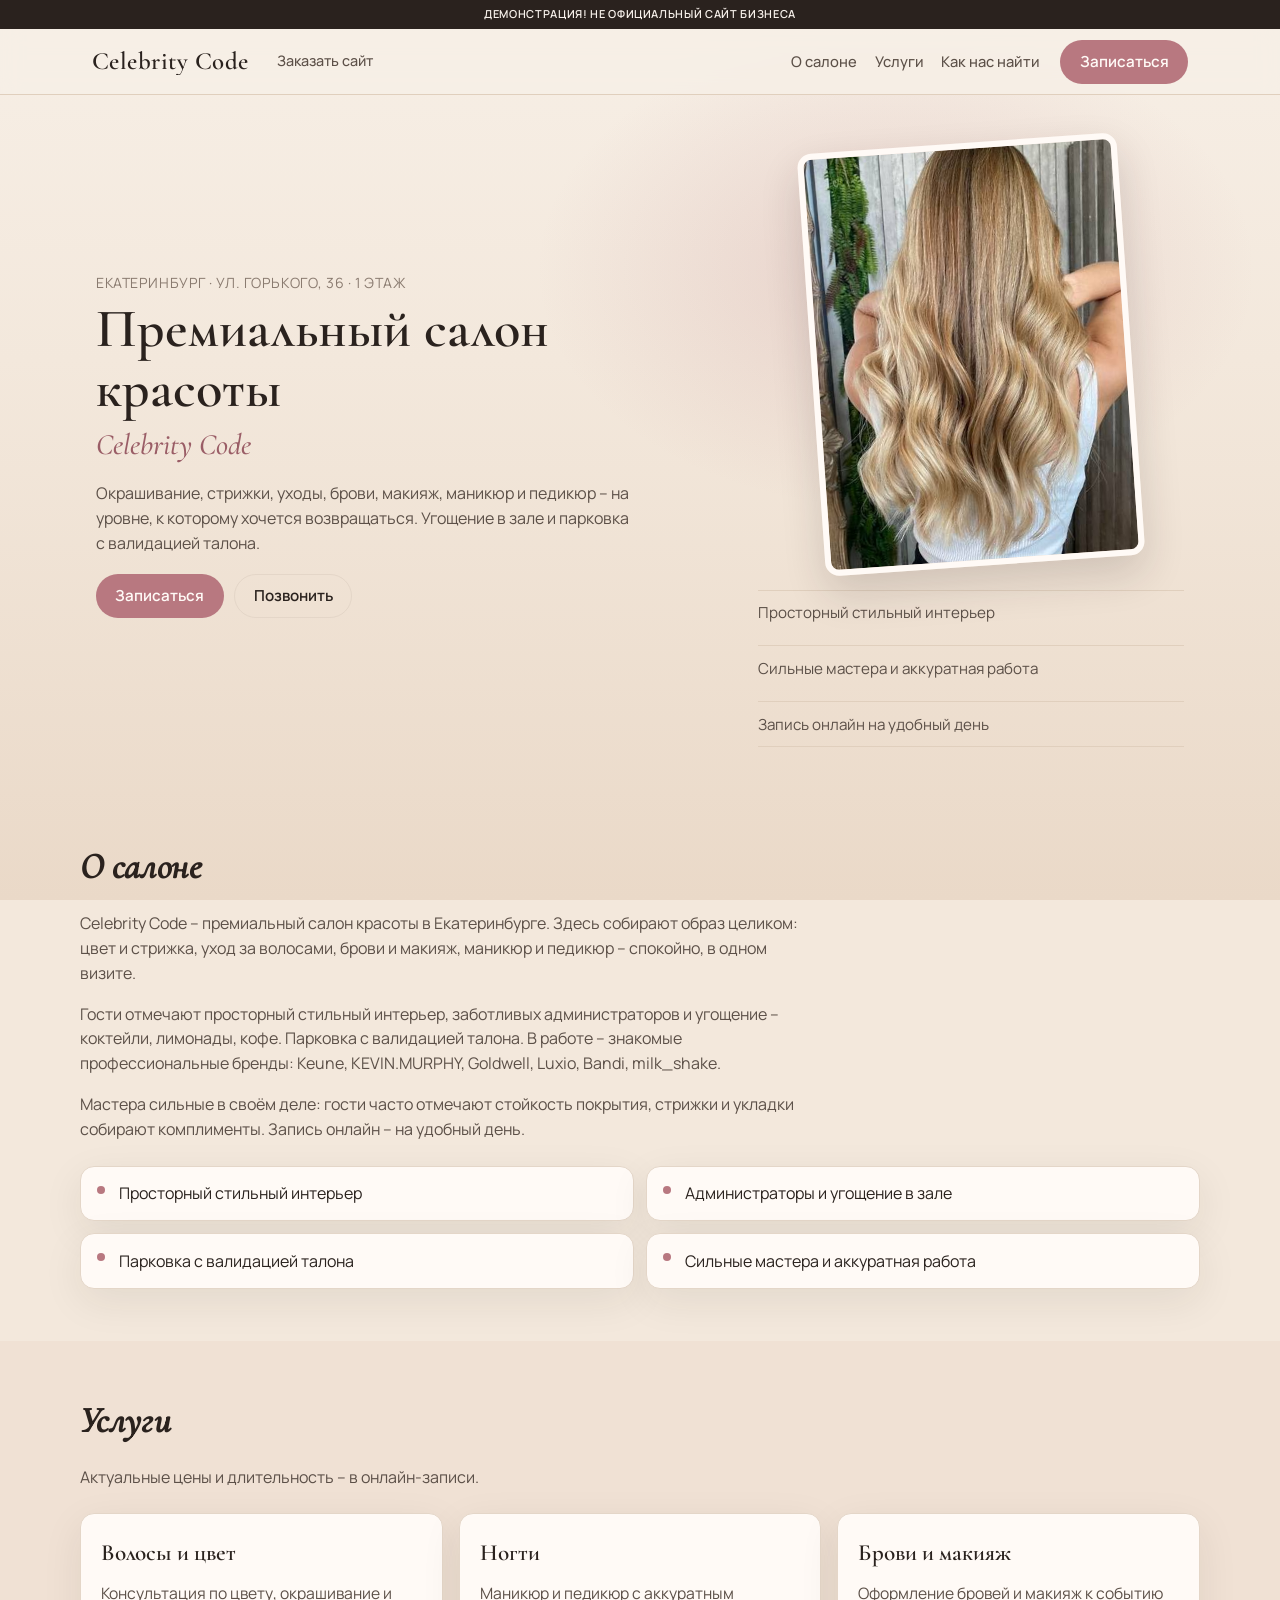
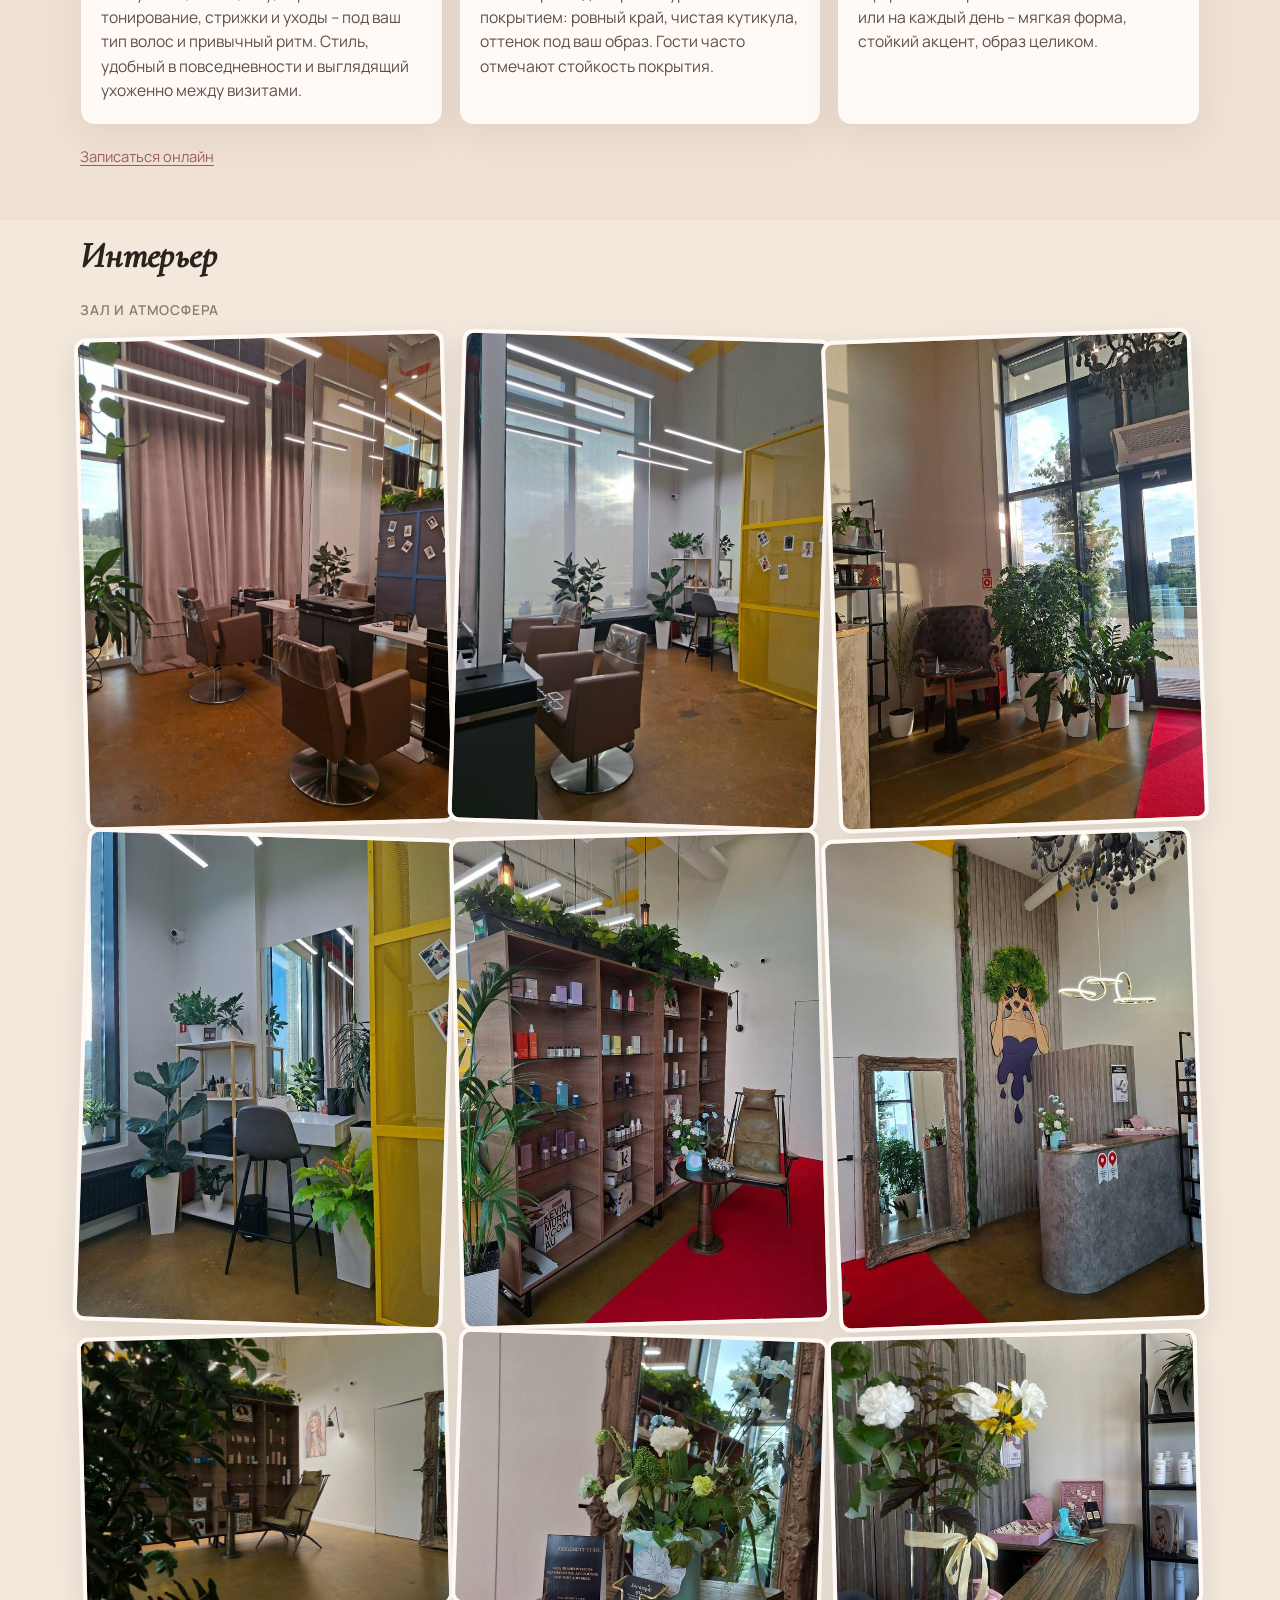
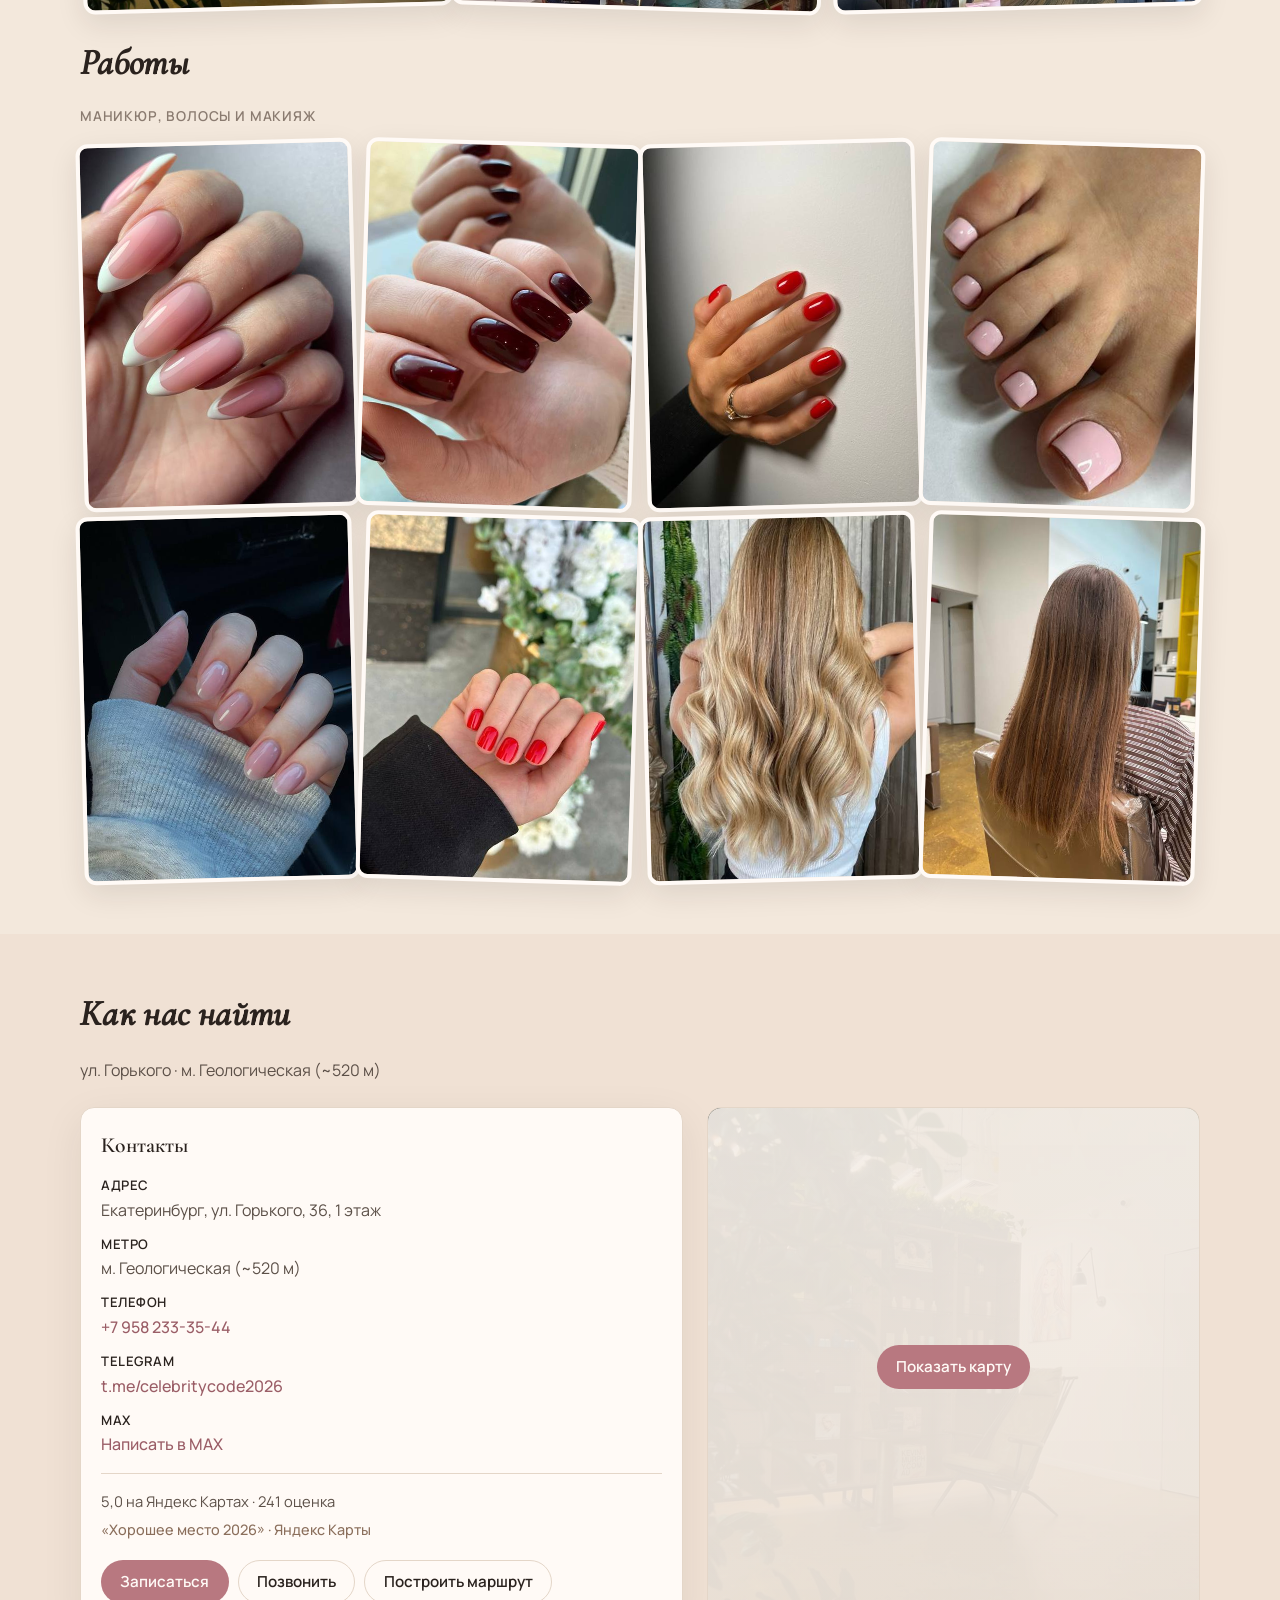
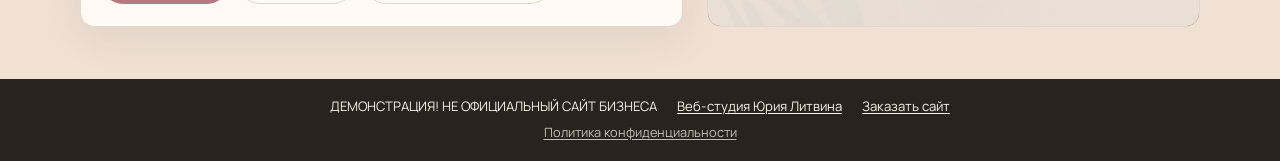
<file: index.html>
<!DOCTYPE html>
<html lang="ru">
<head>
<meta charset="utf-8">
<meta name="viewport" content="width=device-width, initial-scale=1.0">
<meta name="robots" content="noindex, nofollow">
<title>Celebrity Code · Премиальный салон красоты в Екатеринбурге</title>
<meta name="description" content="Celebrity Code – премиальный салон красоты в Екатеринбурге на ул. Горького, 36. Окрашивание, стрижки, уходы, брови, макияж, маникюр и педикюр. Запись онлайн.">
<meta name="theme-color" content="#b87880">
<link rel="icon" sizes="any" href="logos/favicon.ico">
<link rel="icon" type="image/png" sizes="32x32" href="logos/favicon-32x32.png">
<link rel="apple-touch-icon" sizes="180x180" href="logos/apple-touch-icon.png">
<link rel="preload" href="fonts/cormorant-garamond-600-cyrillic.woff2" as="font" type="font/woff2" crossorigin>
<link rel="preload" href="fonts/cormorant-garamond-500-italic-cyrillic.woff2" as="font" type="font/woff2" crossorigin>
<link rel="stylesheet" href="css/fonts.css">
<link rel="stylesheet" href="styles.css">
</head>
<body>
<div class="demo-strip" role="note">
  <div class="demo-strip__inner">
    <span class="demo-strip__label">ДЕМОНСТРАЦИЯ! НЕ ОФИЦИАЛЬНЫЙ САЙТ БИЗНЕСА</span>
  </div>
</div>
<header class="site-header">
  <div class="header-bar">
    <a class="signboard" href="./">Celebrity Code</a>
    <a class="order-link" href="https://litviniuv.ru/webstudio/order/?c=h4xt">Заказать сайт</a>
    <ul class="nav-desktop">
      <li><a href="#about">О салоне</a></li>
      <li><a href="#services">Услуги</a></li>
      <li><a href="#contacts">Как нас найти</a></li>
    </ul>
    <a class="btn btn--accent header-cta" href="https://n941778.yclients.com/company/560868/" target="_blank" rel="noopener noreferrer">Записаться</a>
    <button class="menu-toggle" id="menu-toggle" type="button" aria-expanded="false" aria-controls="nav-panel" aria-label="Открыть меню">
      <span class="menu-toggle__bars" aria-hidden="true"></span>
    </button>
  </div>
</header>
<nav class="nav-panel" id="nav-panel" aria-label="Мобильное меню">
  <ul class="nav-panel__list">
    <li><a href="#about">О салоне</a></li>
    <li><a href="#services">Услуги</a></li>
    <li><a href="#contacts">Как нас найти</a></li>
    <li><a href="https://litviniuv.ru/webstudio/order/?c=h4xt">Заказать сайт</a></li>
  </ul>
  <div class="nav-panel__meta">
    <p>Екатеринбург, ул. Горького, 36, 1 этаж</p>
    <p><a href="tel:+79582333544">+7 958 233-35-44</a></p>
  </div>
</nav>
<main>
  <section class="hero-v3" aria-label="Первый экран">
    <div class="hero-v3__copy">
      <p class="hero-v3__brow">Екатеринбург · ул. Горького, 36 · 1 этаж</p>
      <h1 class="hero-v3__service">Премиальный салон красоты</h1>
      <p class="hero-v3__hand">Celebrity Code</p>
      <p class="hero-v3__line">Окрашивание, стрижки, уходы, брови, макияж, маникюр и педикюр – на уровне, к которому хочется возвращаться. Угощение в зале и парковка с валидацией талона.</p>
      <div class="hero__actions">
        <a class="btn btn--accent" href="https://n941778.yclients.com/company/560868/" target="_blank" rel="noopener noreferrer">Записаться</a>
        <a class="btn btn--ghost" href="tel:+79582333544">Позвонить</a>
      </div>
    </div>
    <div class="hero-v3__photo">
      <img src="images/work-07.jpg" alt="Светлые волны – работа салона" width="393" height="700">
    </div>
    <ul class="hero-v3__facts">
      <li>Просторный стильный интерьер</li>
      <li>Сильные мастера и аккуратная работа</li>
      <li>Запись онлайн на удобный день</li>
    </ul>
  </section>
<section class="section" id="about">
    <div class="section__inner">
      <h2 class="section__title">О салоне</h2>
      <div class="prose">
        <p>Celebrity Code – премиальный салон красоты в Екатеринбурге. Здесь собирают образ целиком: цвет и стрижка, уход за волосами, брови и макияж, маникюр и педикюр – спокойно, в одном визите.</p>
        <p>Гости отмечают просторный стильный интерьер, заботливых администраторов и угощение – коктейли, лимонады, кофе. Парковка с валидацией талона. В работе – знакомые профессиональные бренды: Keune, KEVIN.MURPHY, Goldwell, Luxio, Bandi, milk_shake.</p>
        <p>Мастера сильные в своём деле: гости часто отмечают стойкость покрытия, стрижки и укладки собирают комплименты. Запись онлайн – на удобный день.</p>
      </div>
      <ul class="feature-list">
        <li>Просторный стильный интерьер</li>
        <li>Администраторы и угощение в зале</li>
        <li>Парковка с валидацией талона</li>
        <li>Сильные мастера и аккуратная работа</li>
      </ul>
    </div>
  </section>

  <section class="section section--soft" id="services">
    <div class="section__inner">
      <h2 class="section__title">Услуги</h2>
      <p class="section__lead">Актуальные цены и длительность – в онлайн-записи.</p>
      <div class="services-grid">
        <article class="service-card">
          <h3>Волосы и цвет</h3>
          <p>Консультация по цвету, окрашивание и тонирование, стрижки и уходы – под ваш тип волос и привычный ритм. Стиль, удобный в повседневности и выглядящий ухоженно между визитами.</p>
        </article>
        <article class="service-card">
          <h3>Ногти</h3>
          <p>Маникюр и педикюр с аккуратным покрытием: ровный край, чистая кутикула, оттенок под ваш образ. Гости часто отмечают стойкость покрытия.</p>
        </article>
        <article class="service-card">
          <h3>Брови и макияж</h3>
          <p>Оформление бровей и макияж к событию или на каждый день – мягкая форма, стойкий акцент, образ целиком.</p>
        </article>
      </div>
      <p class="services-note"><a href="https://n941778.yclients.com/company/560868/" target="_blank" rel="noopener noreferrer">Записаться онлайн</a></p>
    </div>
  </section>

  <section class="section gallery" aria-label="Галерея">
    <div class="section__inner">
      <h2 class="section__title">Интерьер</h2>
      <div class="gallery__block">
        <p class="gallery__label">Зал и атмосфера</p>
        <div class="gallery__grid gallery__grid--interiors">
          <figure><img src="images/interior-01.jpg" alt="Просторный зал Celebrity Code с панорамными окнами и розовыми шторами" width="960" height="1280" loading="lazy"></figure>
          <figure><img src="images/interior-03.jpg" alt="Ряд станций с мягким светом на потолке" width="960" height="1280" loading="lazy"></figure>
          <figure><img src="images/interior-04.jpg" alt="Зона отдыха с креслом и растениями" width="675" height="900" loading="lazy"></figure>
          <figure><img src="images/interior-06.jpg" alt="Угловая зона у окна с барным стулом" width="675" height="900" loading="lazy"></figure>
          <figure><img src="images/interior-07.jpg" alt="Витрина с продуктами и растениями" width="675" height="900" loading="lazy"></figure>
          <figure><img src="images/interior-08.jpg" alt="Ресепшен с зеркалом и мягким неоном" width="675" height="900" loading="lazy"></figure>
        </div>
        <div class="gallery__grid gallery__grid--interiors-wide">
          <figure class="gallery__fig--wide"><img src="images/interior-05.jpg" alt="Витрина с уходовой косметикой и креслом" width="900" height="675" loading="lazy"></figure>
          <figure class="gallery__fig--wide"><img src="images/interior-09.jpg" alt="Стойка ресепшена с цветами" width="675" height="900" loading="lazy"></figure>
          <figure class="gallery__fig--wide"><img src="images/interior-10.jpg" alt="Ресепшен с брендовой косметикой и букетом" width="675" height="900" loading="lazy"></figure>
        </div>
      </div>
      <div class="gallery__block">
        <h2 class="section__title">Работы</h2>
        <p class="gallery__label">Маникюр, волосы и макияж</p>
        <div class="gallery__grid gallery__grid--works">
          <figure><img src="images/work-01.jpg" alt="Нюдовый френч на миндалевидной форме" width="700" height="700" loading="lazy"></figure>
          <figure><img src="images/work-02.jpg" alt="Бордовый глянцевый маникюр" width="525" height="700" loading="lazy"></figure>
          <figure><img src="images/work-03.jpg" alt="Красный маникюр" width="525" height="700" loading="lazy"></figure>
          <figure><img src="images/work-04.jpg" alt="Розовый педикюр" width="700" height="525" loading="lazy"></figure>
          <figure><img src="images/work-05.jpg" alt="Нюдовый маникюр" width="525" height="700" loading="lazy"></figure>
          <figure><img src="images/work-06.jpg" alt="Красный маникюр с цветочным акцентом" width="525" height="700" loading="lazy"></figure>
          <figure><img src="images/work-07.jpg" alt="Длинные светлые волны" width="393" height="700" loading="lazy"></figure>
          <figure><img src="images/work-08.jpg" alt="Прямые каштановые волосы" width="525" height="700" loading="lazy"></figure>
        </div>
      </div>
    </div>
  </section>

  <section class="section section--soft" id="contacts">
    <div class="section__inner">
      <h2 class="section__title">Как нас найти</h2>
      <p class="section__lead">ул. Горького · м. Геологическая (~520 м)</p>
      <div class="contacts-grid">
        <div class="contacts-card">
          <h3>Контакты</h3>
          <ul class="contacts-list">
            <li><strong>Адрес</strong> Екатеринбург, ул. Горького, 36, 1 этаж</li>
            <li><strong>Метро</strong> м. Геологическая (~520 м)</li>
            <li><strong>Телефон</strong> <a href="tel:+79582333544">+7 958 233-35-44</a></li>
            <li><strong>Telegram</strong> <a href="https://t.me/celebritycode2026" target="_blank" rel="noopener noreferrer">t.me/celebritycode2026</a></li>
            <li><strong>MAX</strong> <a href="https://max.ru/u/f9LHodD0cOIdNxiGwpYgcu-uURk3g34Nb84Rll1ooj0iKbLp18bZekfVQBA" target="_blank" rel="noopener noreferrer">Написать в MAX</a></li>
          </ul>
          <p class="rating-line">5,0 на Яндекс Картах · 241 оценка</p>
          <p class="award-line">«Хорошее место 2026» · Яндекс Карты</p>
          <div class="contacts-actions">
            <a class="btn btn--accent" href="https://n941778.yclients.com/company/560868/" target="_blank" rel="noopener noreferrer">Записаться</a>
            <a class="btn btn--ghost" href="tel:+79582333544">Позвонить</a>
            <a class="btn btn--ghost" href="https://yandex.ru/maps/org/celebrity_code/54910618057/" target="_blank" rel="noopener noreferrer">Построить маршрут</a>
          </div>
        </div>
        <div class="map-wrap" id="map-wrap" data-map-src="https://yandex.ru/map-widget/v1/?ll=60.6073%2C56.8293&amp;z=17&amp;pt=60.6073,56.8293&amp;l=map">
          <div class="map-placeholder">
            <button class="btn btn--accent" id="show-map" type="button">Показать карту</button>
          </div>
        </div>
      </div>
    </div>
  </section>
</main>
<footer class="site-footer">
  <div class="site-footer__inner">
    <span>ДЕМОНСТРАЦИЯ! НЕ ОФИЦИАЛЬНЫЙ САЙТ БИЗНЕСА</span>
    <a href="https://litviniuv.ru/webstudio/">Веб-студия Юрия Литвина</a>
    <a href="https://litviniuv.ru/webstudio/order/?c=h4xt">Заказать сайт</a>
  </div>
  <div class="footer-privacy"><a href="privacy/">Политика конфиденциальности</a></div>
</footer>
<script src="js/main.js" defer></script>
<script src="main.js" defer></script>
</body>
</html>
</file>
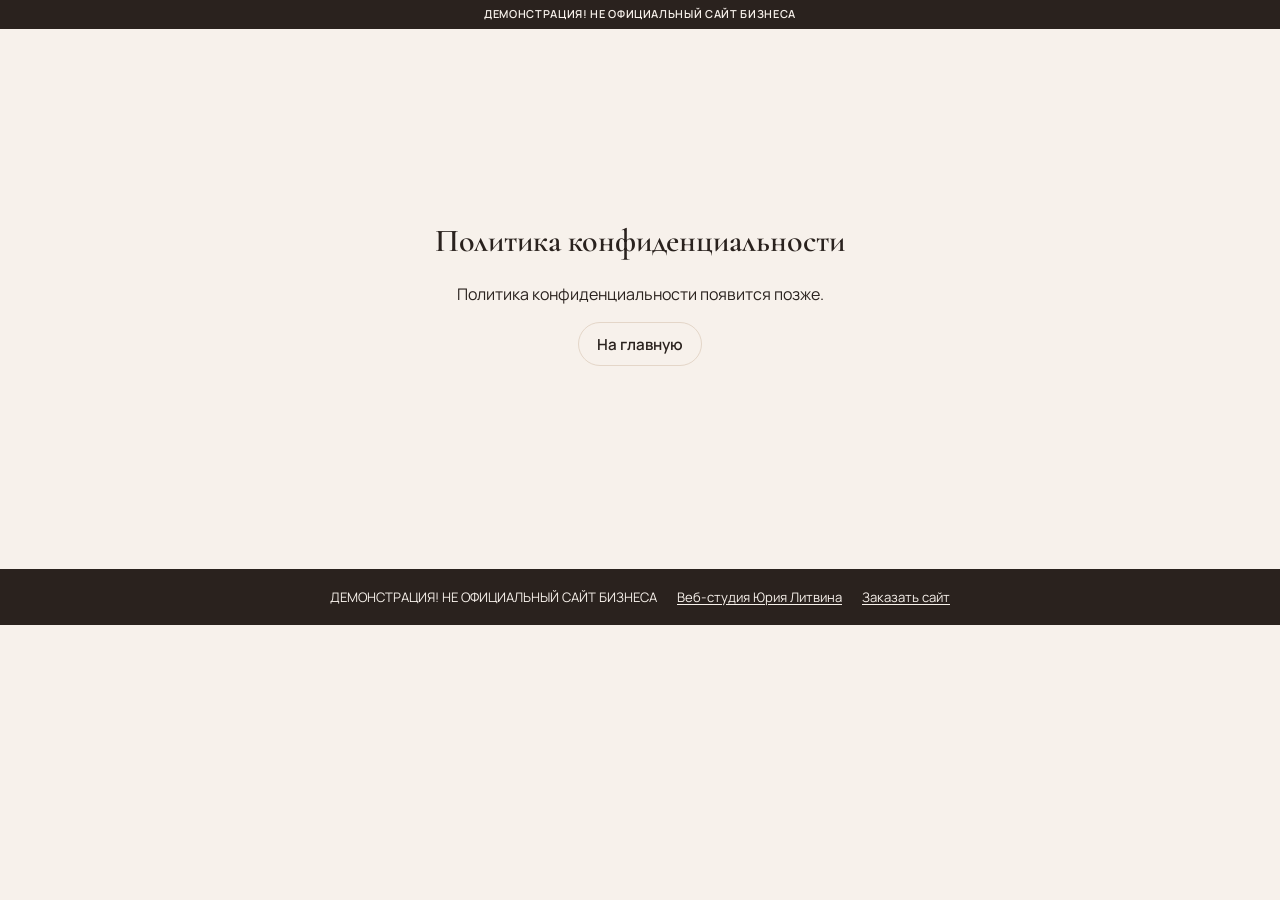
<file: privacy/index.html>
<!DOCTYPE html>
<html lang="ru">
<head>
<meta charset="utf-8">
<meta name="viewport" content="width=device-width, initial-scale=1.0">
<meta name="robots" content="noindex, nofollow">
<title>Политика конфиденциальности · Celebrity Code</title>
<meta name="theme-color" content="#b87880">
<link rel="icon" sizes="any" href="../logos/favicon.ico">
<link rel="icon" type="image/png" sizes="32x32" href="../logos/favicon-32x32.png">
<link rel="apple-touch-icon" sizes="180x180" href="../logos/apple-touch-icon.png">
<link rel="stylesheet" href="../css/fonts.css">
<link rel="stylesheet" href="../css/styles.css">
</head>
<body>
<div class="demo-strip" role="note">
  <div class="demo-strip__inner">
    <span class="demo-strip__label">ДЕМОНСТРАЦИЯ! НЕ ОФИЦИАЛЬНЫЙ САЙТ БИЗНЕСА</span>
  </div>
</div>
<main class="shell-page">
  <div>
    <h1>Политика конфиденциальности</h1>
    <p>Политика конфиденциальности появится позже.</p>
    <p><a class="btn btn--ghost" href="../index.html">На главную</a></p>
  </div>
</main>
<footer class="site-footer">
  <div class="site-footer__inner">
    <span>ДЕМОНСТРАЦИЯ! НЕ ОФИЦИАЛЬНЫЙ САЙТ БИЗНЕСА</span>
    <a href="https://litviniuv.ru/webstudio/">Веб-студия Юрия Литвина</a>
    <a href="https://litviniuv.ru/webstudio/order/?c=h4xt">Заказать сайт</a>
  </div>
</footer>
</body>
</html>
</file>
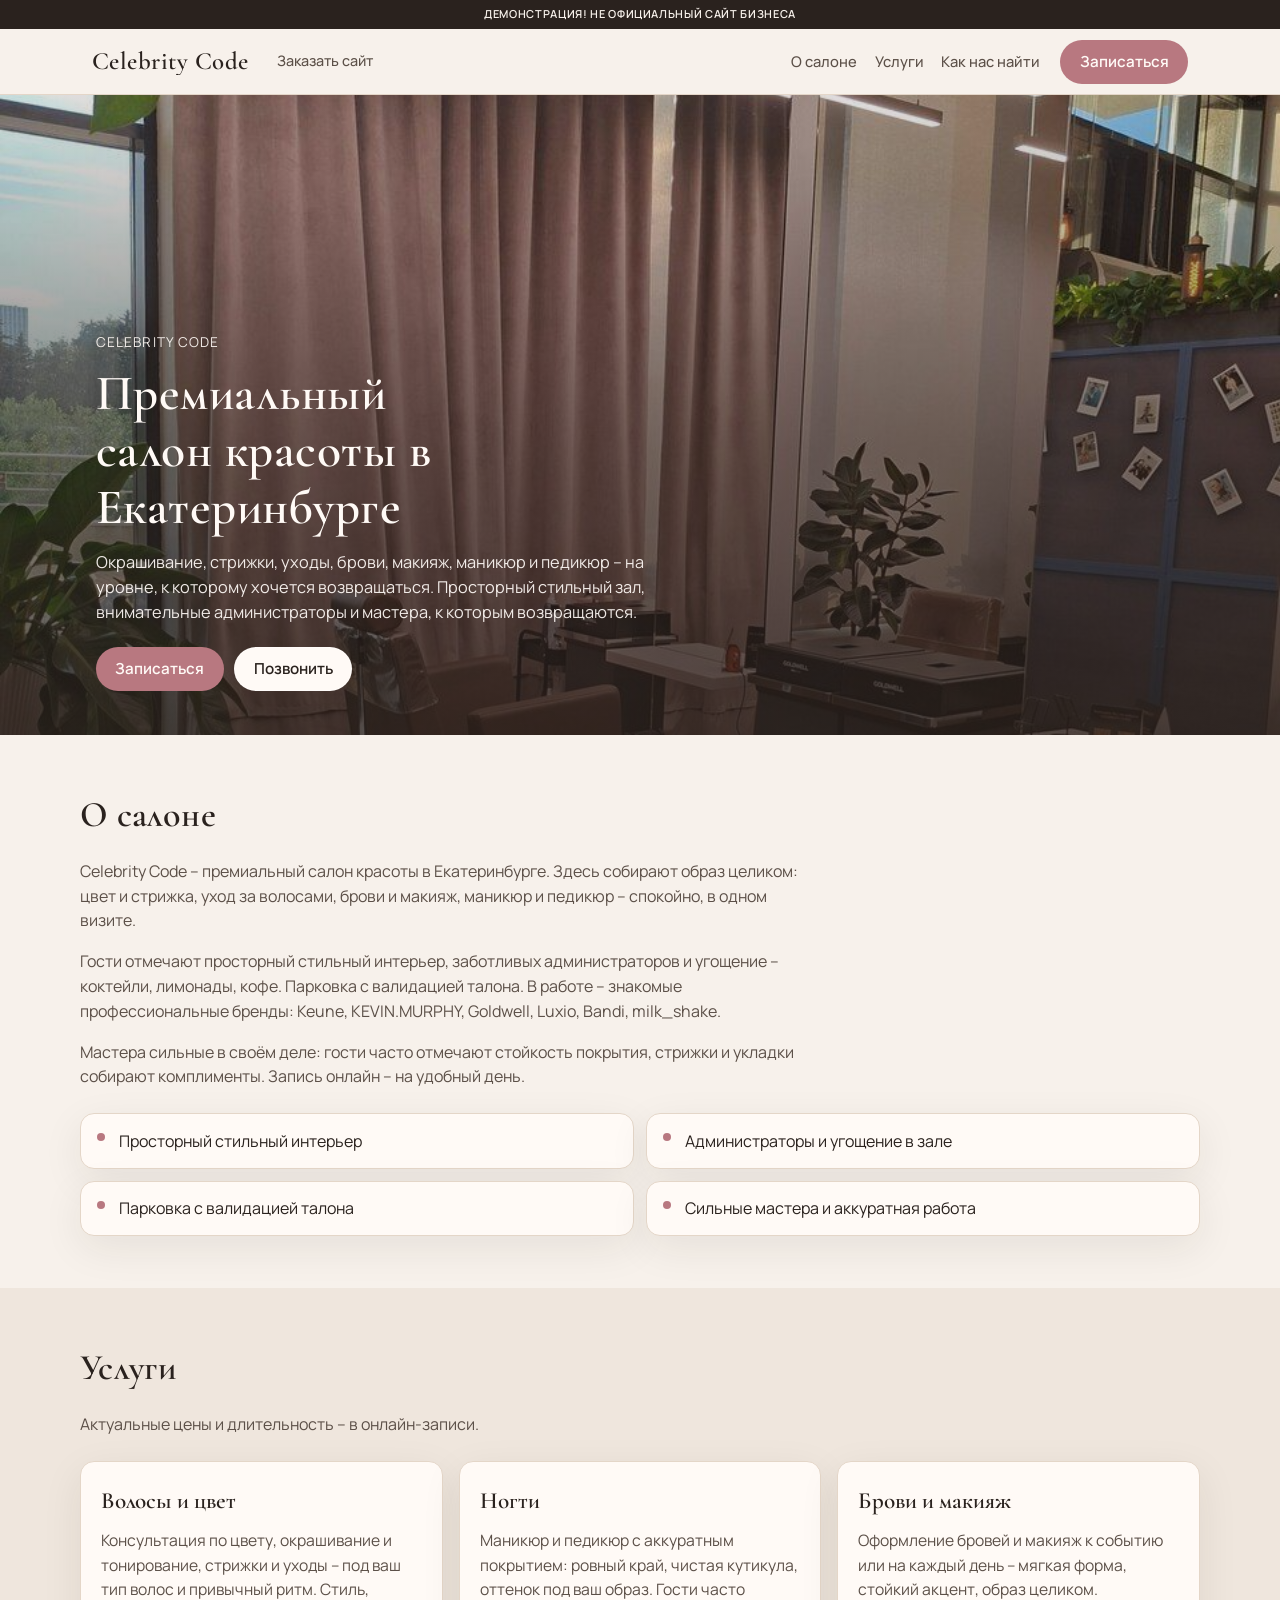
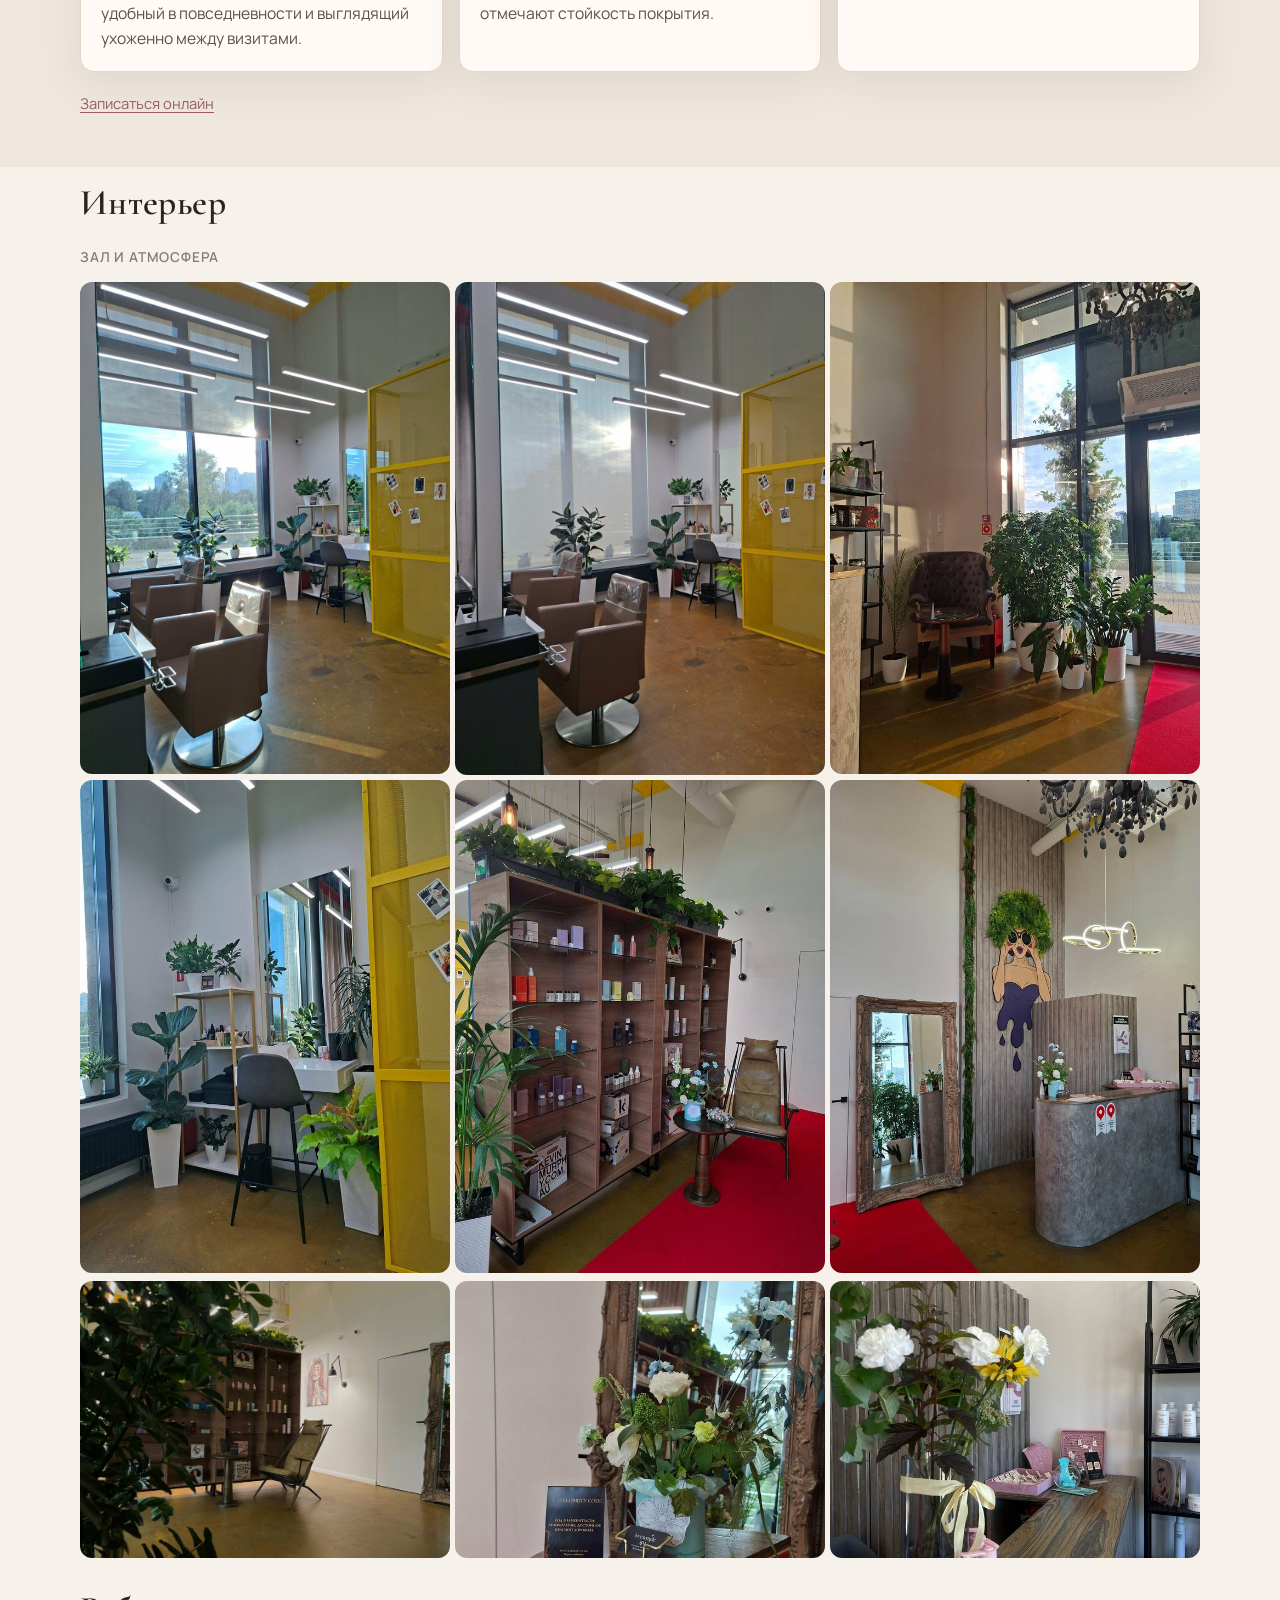
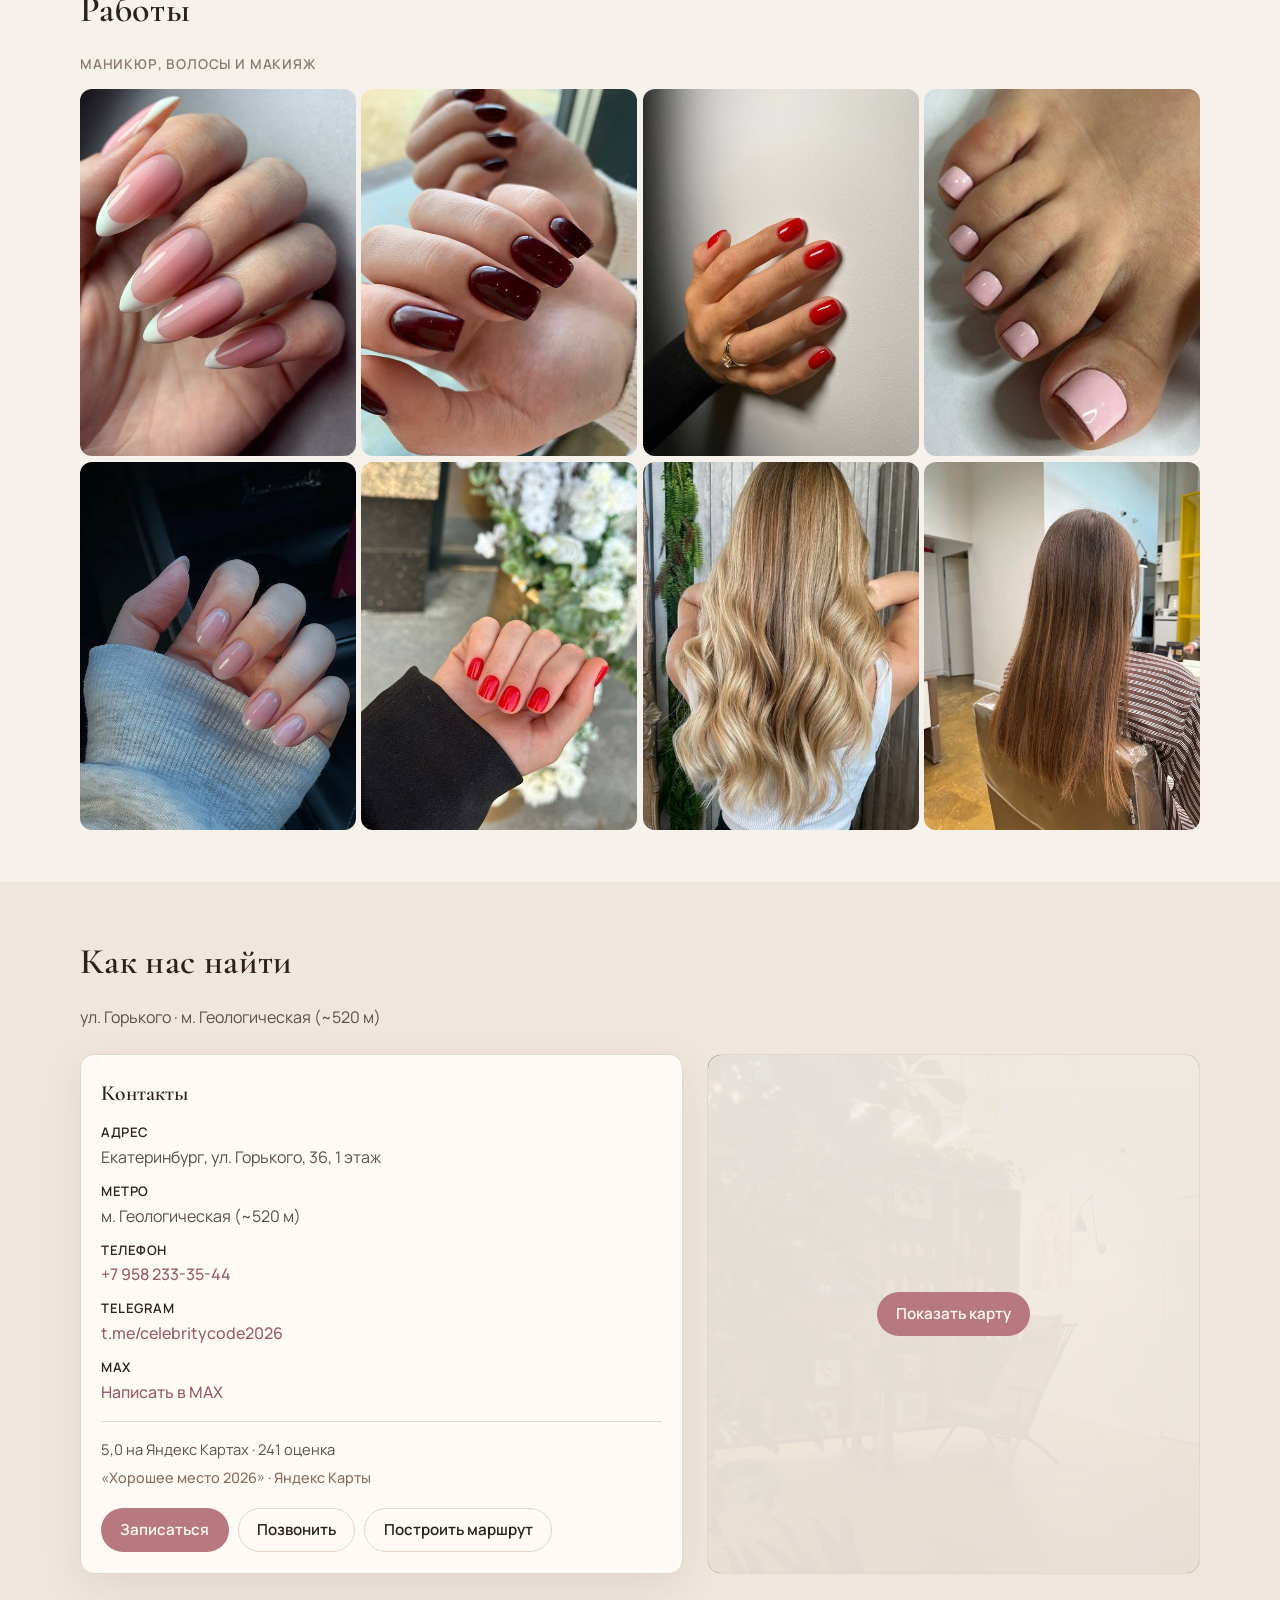
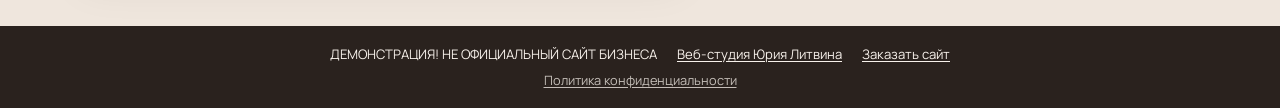
<file: v1/index.html>
<!DOCTYPE html>
<html lang="ru">
<head>
<meta charset="utf-8">
<meta name="viewport" content="width=device-width, initial-scale=1.0">
<meta name="robots" content="noindex, nofollow">
<title>Celebrity Code · Премиальный салон красоты в Екатеринбурге</title>
<meta name="description" content="Celebrity Code – премиальный салон красоты в Екатеринбурге на ул. Горького, 36. Окрашивание, стрижки, уходы, брови, макияж, маникюр и педикюр. Запись онлайн.">
<meta name="theme-color" content="#b87880">
<link rel="icon" sizes="any" href="../logos/favicon.ico">
<link rel="icon" type="image/png" sizes="32x32" href="../logos/favicon-32x32.png">
<link rel="apple-touch-icon" sizes="180x180" href="../logos/apple-touch-icon.png">
<link rel="preload" href="../fonts/cormorant-garamond-600-cyrillic.woff2" as="font" type="font/woff2" crossorigin>
<link rel="preload" href="../fonts/manrope-400-cyrillic.woff2" as="font" type="font/woff2" crossorigin>
<link rel="stylesheet" href="../css/fonts.css">
<link rel="stylesheet" href="../css/styles.css">
</head>
<body>
<div class="demo-strip" role="note">
  <div class="demo-strip__inner">
    <span class="demo-strip__label">ДЕМОНСТРАЦИЯ! НЕ ОФИЦИАЛЬНЫЙ САЙТ БИЗНЕСА</span>
  </div>
</div>

<header class="site-header">
  <div class="header-bar">
    <a class="signboard" href="../">Celebrity Code</a>
    <a class="order-link" href="https://litviniuv.ru/webstudio/order/?c=h4xt">Заказать сайт</a>
    <ul class="nav-desktop">
      <li><a href="#about">О салоне</a></li>
      <li><a href="#services">Услуги</a></li>
      <li><a href="#contacts">Как нас найти</a></li>
    </ul>
    <a class="btn btn--accent header-cta" href="https://n941778.yclients.com/company/560868/" target="_blank" rel="noopener noreferrer">Записаться</a>
    <button class="menu-toggle" id="menu-toggle" type="button" aria-expanded="false" aria-controls="nav-panel" aria-label="Открыть меню">
      <span class="menu-toggle__bars" aria-hidden="true"></span>
    </button>
  </div>
</header>

<nav class="nav-panel" id="nav-panel" aria-label="Мобильное меню">
  <ul class="nav-panel__list">
    <li><a href="#about">О салоне</a></li>
    <li><a href="#services">Услуги</a></li>
    <li><a href="#contacts">Как нас найти</a></li>
    <li><a href="https://litviniuv.ru/webstudio/order/?c=h4xt">Заказать сайт</a></li>
  </ul>
  <div class="nav-panel__meta">
    <p>Екатеринбург, ул. Горького, 36, 1 этаж</p>
    <p><a href="tel:+79582333544">+7 958 233-35-44</a></p>
  </div>
</nav>

<main>
  <section class="hero" aria-label="Первый экран">
    <div class="hero__media">
      <img src="../images/interior-01.jpg" alt="Просторный зал Celebrity Code с панорамными окнами и розовыми шторами" width="960" height="1280" fetchpriority="high">
    </div>
    <div class="hero__inner">
      <p class="hero__eyebrow">Celebrity Code</p>
      <h1>Премиальный салон красоты в Екатеринбурге</h1>
      <p class="hero__lead">Окрашивание, стрижки, уходы, брови, макияж, маникюр и педикюр – на уровне, к которому хочется возвращаться. Просторный стильный зал, внимательные администраторы и мастера, к которым возвращаются.</p>
      <div class="hero__actions">
        <a class="btn btn--accent" href="https://n941778.yclients.com/company/560868/" target="_blank" rel="noopener noreferrer">Записаться</a>
        <a class="btn btn--light" href="tel:+79582333544">Позвонить</a>
      </div>
    </div>
  </section>

  <section class="section" id="about">
    <div class="section__inner">
      <h2 class="section__title">О салоне</h2>
      <div class="prose">
        <p>Celebrity Code – премиальный салон красоты в Екатеринбурге. Здесь собирают образ целиком: цвет и стрижка, уход за волосами, брови и макияж, маникюр и педикюр – спокойно, в одном визите.</p>
        <p>Гости отмечают просторный стильный интерьер, заботливых администраторов и угощение – коктейли, лимонады, кофе. Парковка с валидацией талона. В работе – знакомые профессиональные бренды: Keune, KEVIN.MURPHY, Goldwell, Luxio, Bandi, milk_shake.</p>
        <p>Мастера сильные в своём деле: гости часто отмечают стойкость покрытия, стрижки и укладки собирают комплименты. Запись онлайн – на удобный день.</p>
      </div>
      <ul class="feature-list">
        <li>Просторный стильный интерьер</li>
        <li>Администраторы и угощение в зале</li>
        <li>Парковка с валидацией талона</li>
        <li>Сильные мастера и аккуратная работа</li>
      </ul>
    </div>
  </section>

  <section class="section section--soft" id="services">
    <div class="section__inner">
      <h2 class="section__title">Услуги</h2>
      <p class="section__lead">Актуальные цены и длительность – в онлайн-записи.</p>
      <div class="services-grid">
        <article class="service-card">
          <h3>Волосы и цвет</h3>
          <p>Консультация по цвету, окрашивание и тонирование, стрижки и уходы – под ваш тип волос и привычный ритм. Стиль, удобный в повседневности и выглядящий ухоженно между визитами.</p>
        </article>
        <article class="service-card">
          <h3>Ногти</h3>
          <p>Маникюр и педикюр с аккуратным покрытием: ровный край, чистая кутикула, оттенок под ваш образ. Гости часто отмечают стойкость покрытия.</p>
        </article>
        <article class="service-card">
          <h3>Брови и макияж</h3>
          <p>Оформление бровей и макияж к событию или на каждый день – мягкая форма, стойкий акцент, образ целиком.</p>
        </article>
      </div>
      <p class="services-note"><a href="https://n941778.yclients.com/company/560868/" target="_blank" rel="noopener noreferrer">Записаться онлайн</a></p>
    </div>
  </section>

  <section class="section gallery" aria-label="Галерея">
    <div class="section__inner">
      <h2 class="section__title">Интерьер</h2>
      <div class="gallery__block">
        <p class="gallery__label">Зал и атмосфера</p>
        <div class="gallery__grid gallery__grid--interiors">
          <figure><img src="../images/interior-02.jpg" alt="Рабочие места у больших окон салона" width="960" height="1280" loading="lazy"></figure>
          <figure><img src="../images/interior-03.jpg" alt="Ряд станций с мягким светом на потолке" width="960" height="1280" loading="lazy"></figure>
          <figure><img src="../images/interior-04.jpg" alt="Зона отдыха с креслом и растениями" width="675" height="900" loading="lazy"></figure>
          <figure><img src="../images/interior-06.jpg" alt="Угловая зона у окна с барным стулом" width="675" height="900" loading="lazy"></figure>
          <figure><img src="../images/interior-07.jpg" alt="Витрина с продуктами и растениями" width="675" height="900" loading="lazy"></figure>
          <figure><img src="../images/interior-08.jpg" alt="Ресепшен с зеркалом и мягким неоном" width="675" height="900" loading="lazy"></figure>
        </div>
        <div class="gallery__grid gallery__grid--interiors-wide">
          <figure class="gallery__fig--wide"><img src="../images/interior-05.jpg" alt="Витрина с уходовой косметикой и креслом" width="900" height="675" loading="lazy"></figure>
          <figure class="gallery__fig--wide"><img src="../images/interior-09.jpg" alt="Стойка ресепшена с цветами" width="675" height="900" loading="lazy"></figure>
          <figure class="gallery__fig--wide"><img src="../images/interior-10.jpg" alt="Ресепшен с брендовой косметикой и букетом" width="675" height="900" loading="lazy"></figure>
        </div>
      </div>
      <div class="gallery__block">
        <h2 class="section__title">Работы</h2>
        <p class="gallery__label">Маникюр, волосы и макияж</p>
        <div class="gallery__grid gallery__grid--works">
          <figure><img src="../images/work-01.jpg" alt="Нюдовый френч на миндалевидной форме" width="700" height="700" loading="lazy"></figure>
          <figure><img src="../images/work-02.jpg" alt="Бордовый глянцевый маникюр" width="525" height="700" loading="lazy"></figure>
          <figure><img src="../images/work-03.jpg" alt="Красный маникюр" width="525" height="700" loading="lazy"></figure>
          <figure><img src="../images/work-04.jpg" alt="Розовый педикюр" width="700" height="525" loading="lazy"></figure>
          <figure><img src="../images/work-05.jpg" alt="Нюдовый маникюр" width="525" height="700" loading="lazy"></figure>
          <figure><img src="../images/work-06.jpg" alt="Красный маникюр с цветочным акцентом" width="525" height="700" loading="lazy"></figure>
          <figure><img src="../images/work-07.jpg" alt="Длинные светлые волны" width="393" height="700" loading="lazy"></figure>
          <figure><img src="../images/work-08.jpg" alt="Прямые каштановые волосы" width="525" height="700" loading="lazy"></figure>
        </div>
      </div>
    </div>
  </section>

  <section class="section section--soft" id="contacts">
    <div class="section__inner">
      <h2 class="section__title">Как нас найти</h2>
      <p class="section__lead">ул. Горького · м. Геологическая (~520 м)</p>
      <div class="contacts-grid">
        <div class="contacts-card">
          <h3>Контакты</h3>
          <ul class="contacts-list">
            <li>
              <strong>Адрес</strong>
              Екатеринбург, ул. Горького, 36, 1 этаж
            </li>
            <li>
              <strong>Метро</strong>
              м. Геологическая (~520 м)
            </li>
            <li>
              <strong>Телефон</strong>
              <a href="tel:+79582333544">+7 958 233-35-44</a>
            </li>
            <li>
              <strong>Telegram</strong>
              <a href="https://t.me/celebritycode2026" target="_blank" rel="noopener noreferrer">t.me/celebritycode2026</a>
            </li>
            <li>
              <strong>MAX</strong>
              <a href="https://max.ru/u/f9LHodD0cOIdNxiGwpYgcu-uURk3g34Nb84Rll1ooj0iKbLp18bZekfVQBA" target="_blank" rel="noopener noreferrer">Написать в MAX</a>
            </li>
          </ul>
          <p class="rating-line">5,0 на Яндекс Картах · 241 оценка</p>
          <p class="award-line">«Хорошее место 2026» · Яндекс Карты</p>
          <div class="contacts-actions">
            <a class="btn btn--accent" href="https://n941778.yclients.com/company/560868/" target="_blank" rel="noopener noreferrer">Записаться</a>
            <a class="btn btn--ghost" href="tel:+79582333544">Позвонить</a>
            <a class="btn btn--ghost" href="https://yandex.ru/maps/org/celebrity_code/54910618057/" target="_blank" rel="noopener noreferrer">Построить маршрут</a>
          </div>
        </div>
        <div
          class="map-wrap"
          id="map-wrap"
          data-map-src="https://yandex.ru/map-widget/v1/?ll=60.6073%2C56.8293&amp;z=17&amp;pt=60.6073,56.8293&amp;l=map"
        >
          <div class="map-placeholder">
            <button class="btn btn--accent" id="show-map" type="button">Показать карту</button>
          </div>
        </div>
      </div>
    </div>
  </section>
</main>

<footer class="site-footer">
  <div class="site-footer__inner">
    <span>ДЕМОНСТРАЦИЯ! НЕ ОФИЦИАЛЬНЫЙ САЙТ БИЗНЕСА</span>
    <a href="https://litviniuv.ru/webstudio/">Веб-студия Юрия Литвина</a>
    <a href="https://litviniuv.ru/webstudio/order/?c=h4xt">Заказать сайт</a>
  </div>
  <div class="footer-privacy">
    <a href="../privacy/">Политика конфиденциальности</a>
  </div>
</footer>

<script src="../js/main.js" defer></script>
</body>
</html>
</file>
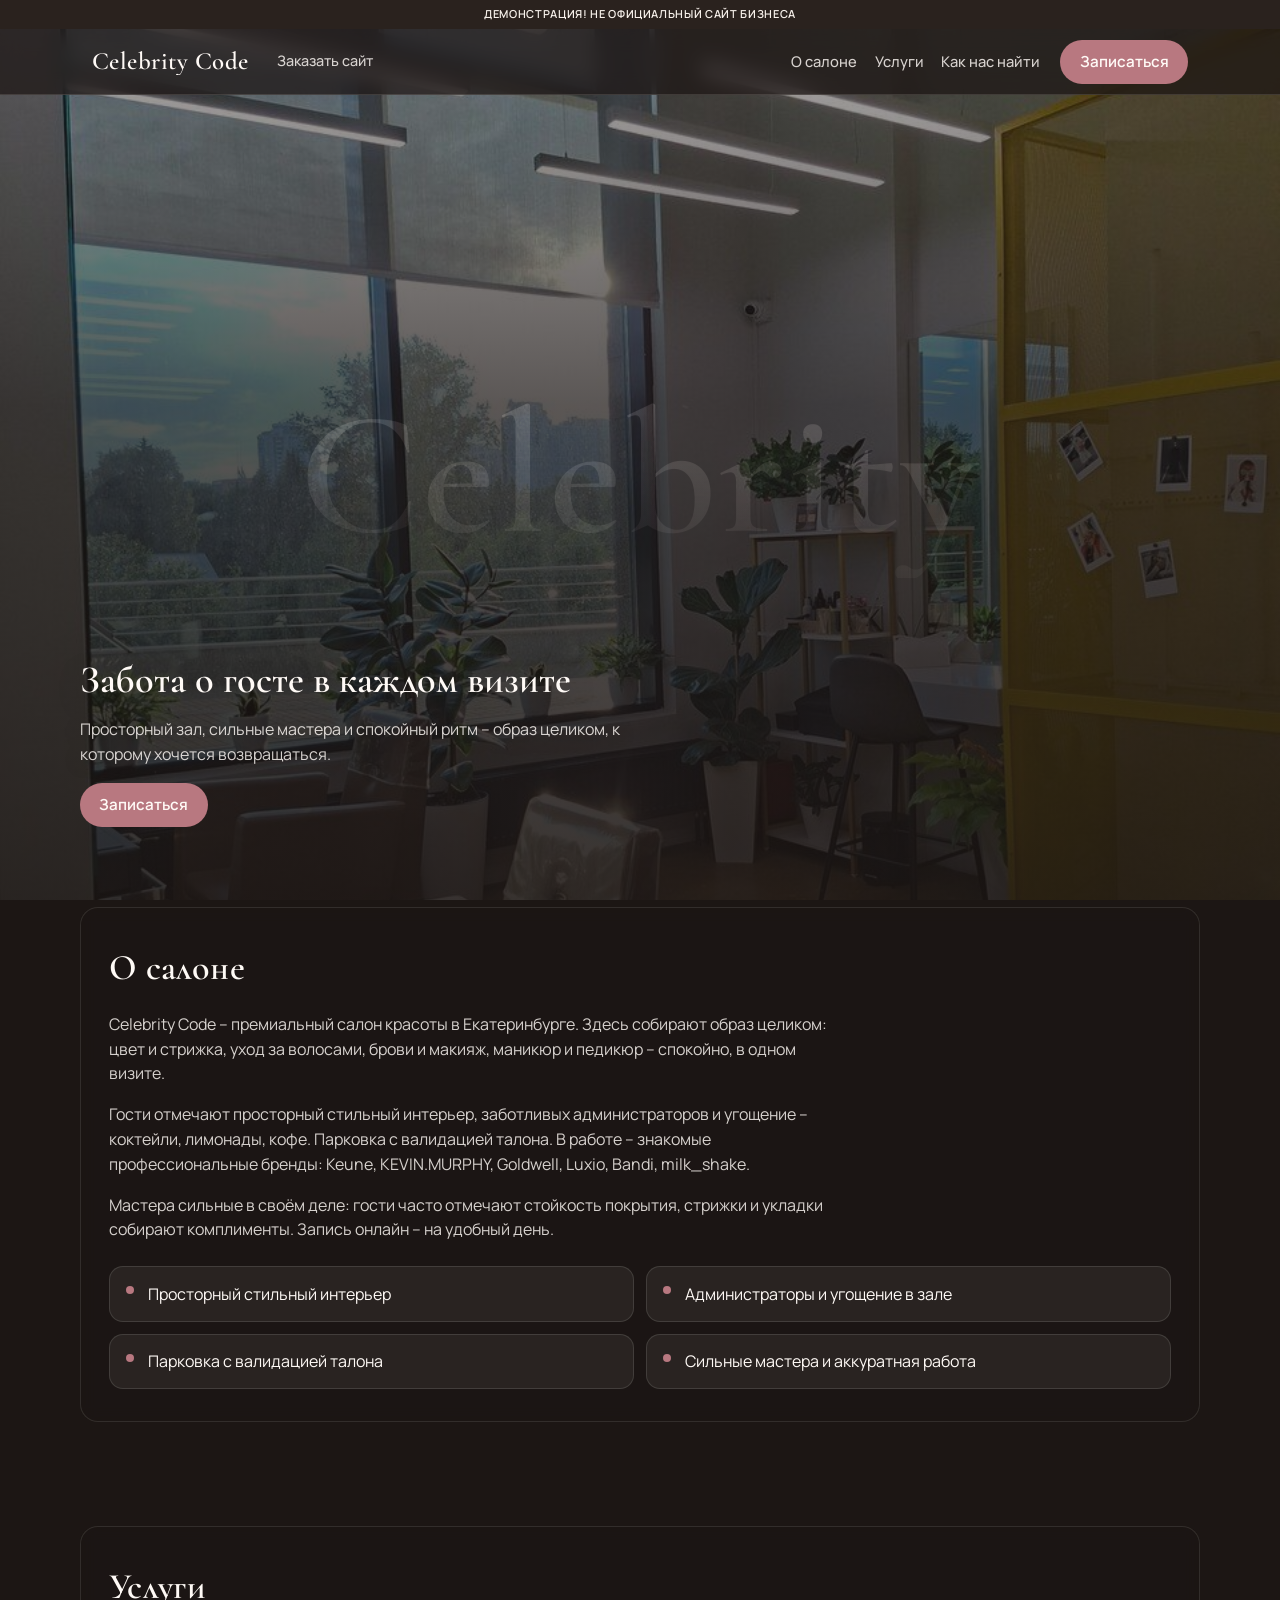
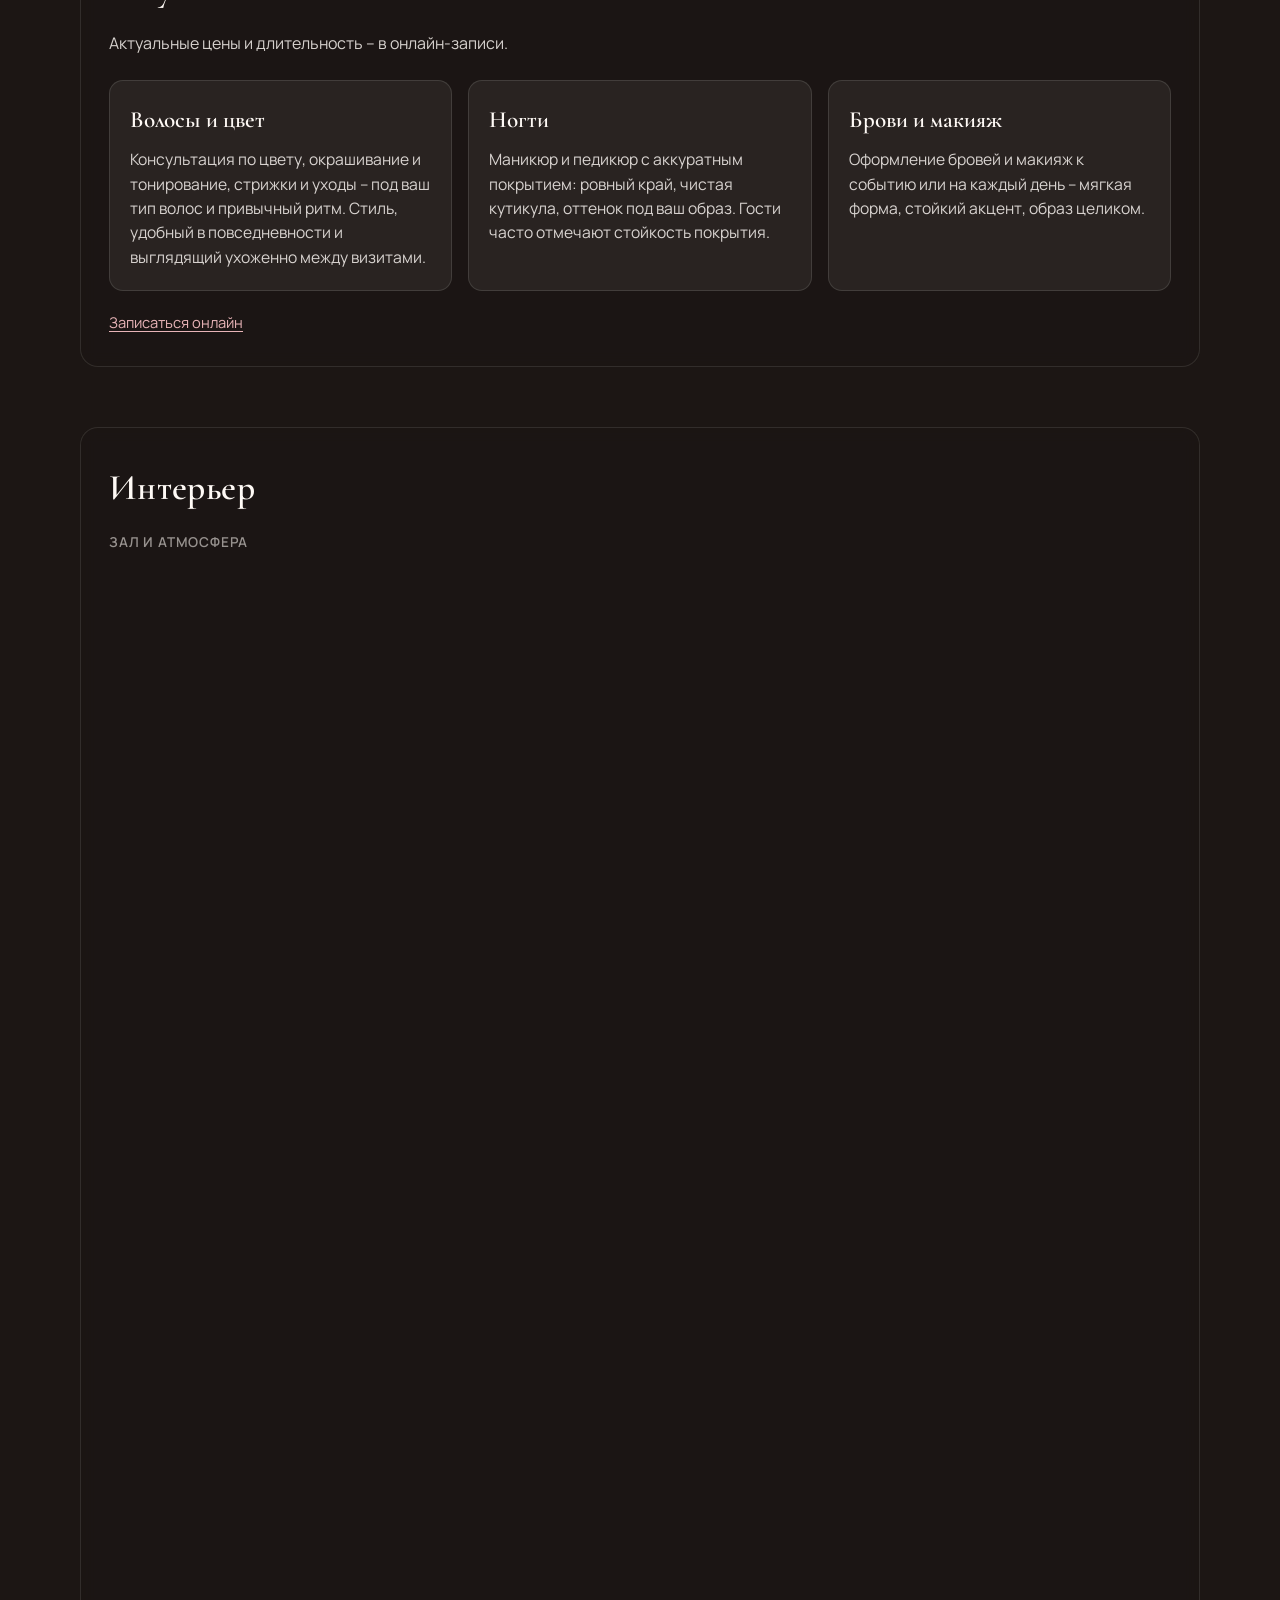
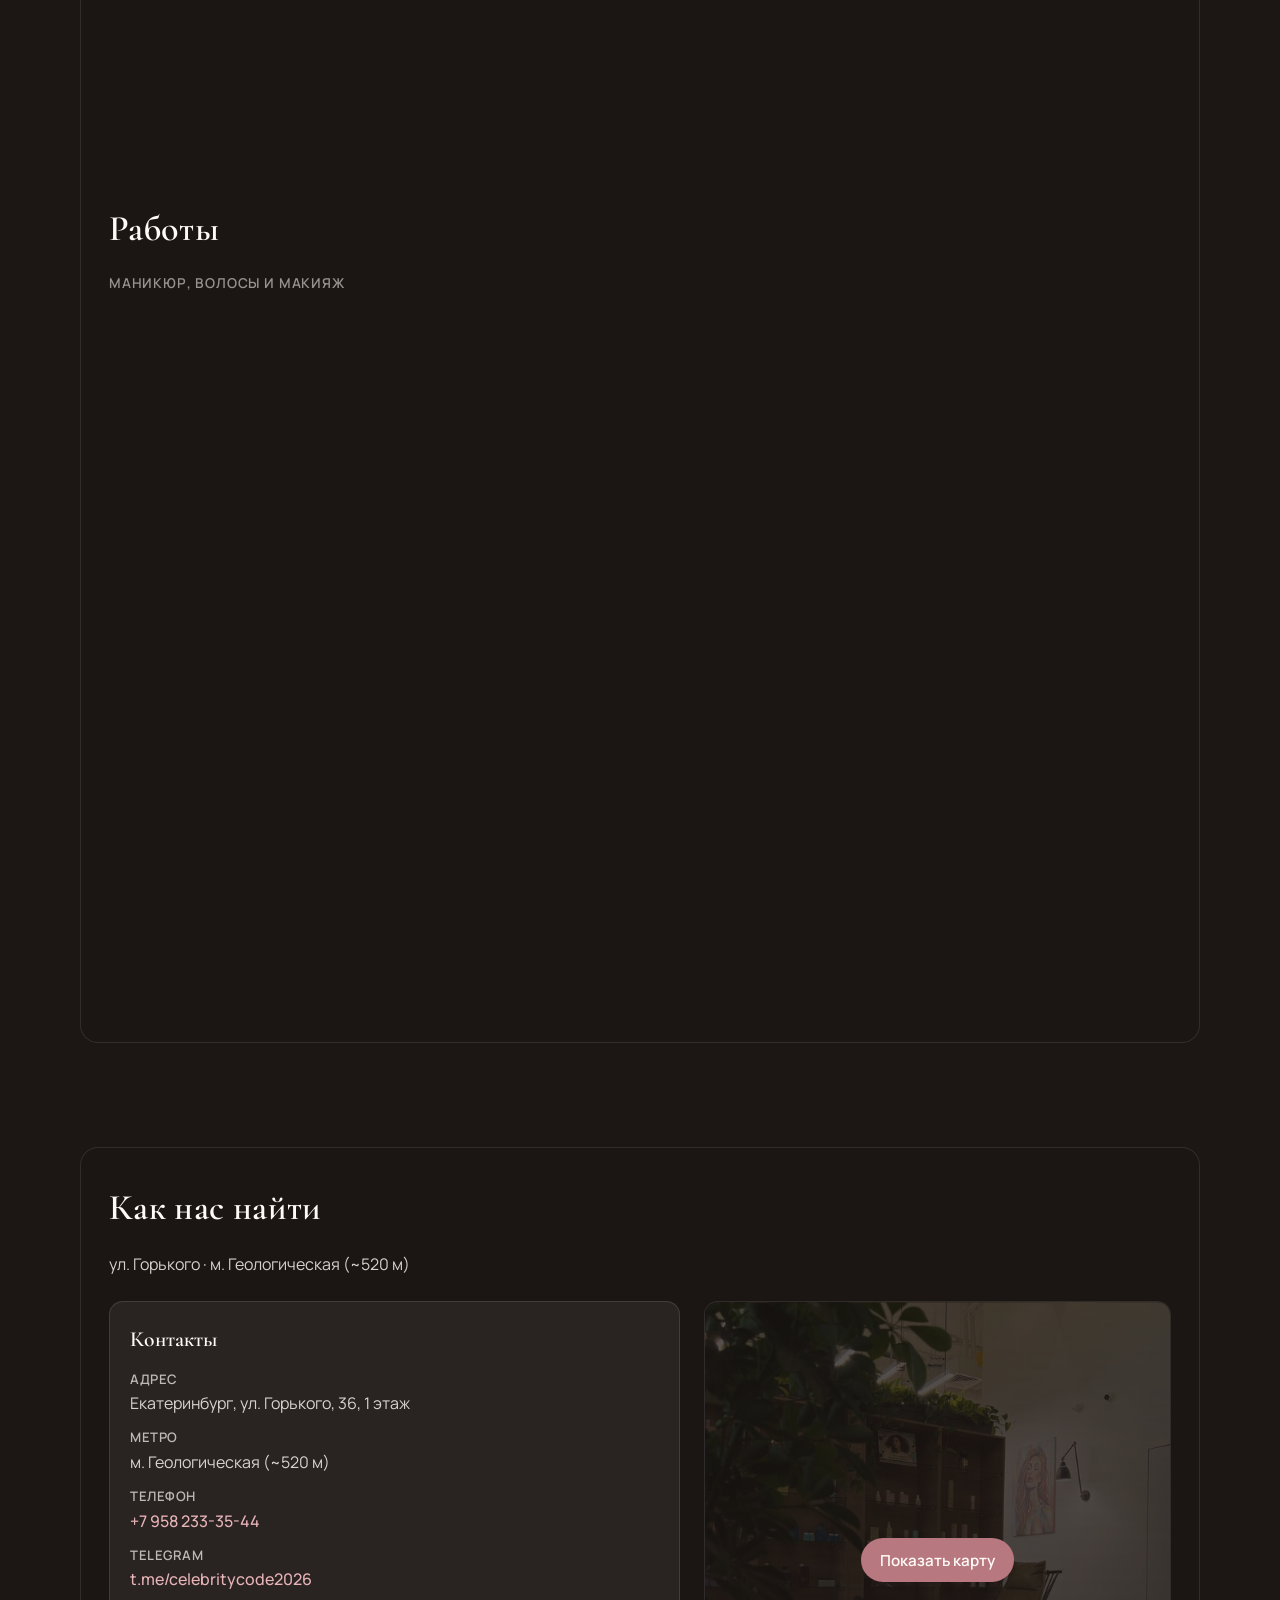
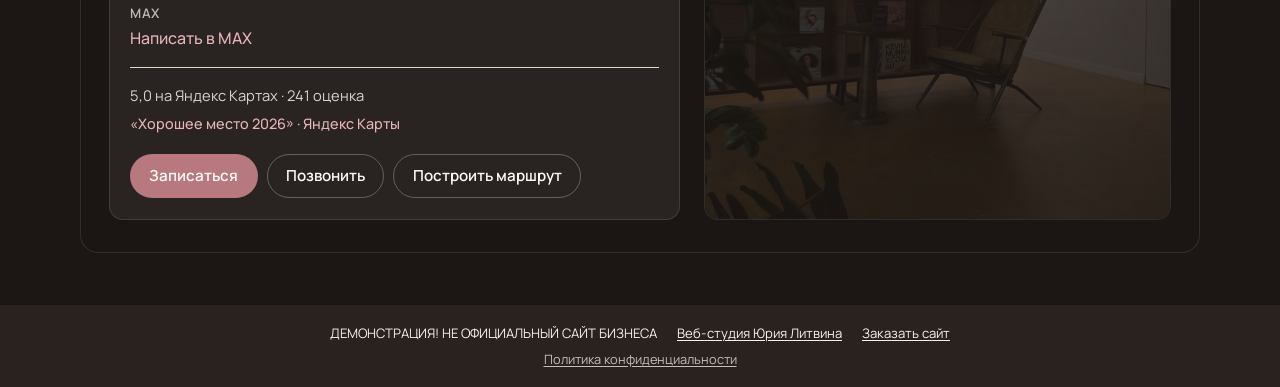
<file: v2/index.html>
<!DOCTYPE html>
<html lang="ru">
<head>
<meta charset="utf-8">
<meta name="viewport" content="width=device-width, initial-scale=1.0">
<meta name="robots" content="noindex, nofollow">
<title>Celebrity Code · Премиальный салон красоты в Екатеринбурге</title>
<meta name="description" content="Celebrity Code – премиальный салон красоты в Екатеринбурге на ул. Горького, 36. Окрашивание, стрижки, уходы, брови, макияж, маникюр и педикюр. Запись онлайн.">
<meta name="theme-color" content="#1c1614">
<link rel="icon" sizes="any" href="../logos/favicon.ico">
<link rel="icon" type="image/png" sizes="32x32" href="../logos/favicon-32x32.png">
<link rel="apple-touch-icon" sizes="180x180" href="../logos/apple-touch-icon.png">
<link rel="preload" href="../fonts/cormorant-garamond-600-cyrillic.woff2" as="font" type="font/woff2" crossorigin>
<link rel="stylesheet" href="../css/fonts.css">
<link rel="stylesheet" href="styles.css">
</head>
<body>
<div class="demo-strip" role="note">
  <div class="demo-strip__inner">
    <span class="demo-strip__label">ДЕМОНСТРАЦИЯ! НЕ ОФИЦИАЛЬНЫЙ САЙТ БИЗНЕСА</span>
  </div>
</div>
<header class="site-header">
  <div class="header-bar">
    <a class="signboard" href="../">Celebrity Code</a>
    <a class="order-link" href="https://litviniuv.ru/webstudio/order/?c=h4xt">Заказать сайт</a>
    <ul class="nav-desktop">
      <li><a href="#about">О салоне</a></li>
      <li><a href="#services">Услуги</a></li>
      <li><a href="#contacts">Как нас найти</a></li>
    </ul>
    <a class="btn btn--accent header-cta" href="https://n941778.yclients.com/company/560868/" target="_blank" rel="noopener noreferrer">Записаться</a>
    <button class="menu-toggle" id="menu-toggle" type="button" aria-expanded="false" aria-controls="nav-panel" aria-label="Открыть меню">
      <span class="menu-toggle__bars" aria-hidden="true"></span>
    </button>
  </div>
</header>
<nav class="nav-panel" id="nav-panel" aria-label="Мобильное меню">
  <ul class="nav-panel__list">
    <li><a href="#about">О салоне</a></li>
    <li><a href="#services">Услуги</a></li>
    <li><a href="#contacts">Как нас найти</a></li>
    <li><a href="https://litviniuv.ru/webstudio/order/?c=h4xt">Заказать сайт</a></li>
  </ul>
  <div class="nav-panel__meta">
    <p>Екатеринбург, ул. Горького, 36, 1 этаж</p>
    <p><a href="tel:+79582333544">+7 958 233-35-44</a></p>
  </div>
</nav>
<main>
  <section class="hero-v2" aria-label="Первый экран">
    <div class="hero-v2__word" aria-hidden="true">Celebrity</div>
    <div class="hero-v2__inner">
      <h1>Забота о госте в каждом визите</h1>
      <p class="hero-v2__lead">Просторный зал, сильные мастера и спокойный ритм – образ целиком, к которому хочется возвращаться.</p>
      <div class="hero__actions">
        <a class="btn btn--accent" href="https://n941778.yclients.com/company/560868/" target="_blank" rel="noopener noreferrer">Записаться</a>
      </div>
    </div>
  </section>

  <section class="section" id="about">
    <div class="section__inner">
      <h2 class="section__title">О салоне</h2>
      <div class="prose">
        <p>Celebrity Code – премиальный салон красоты в Екатеринбурге. Здесь собирают образ целиком: цвет и стрижка, уход за волосами, брови и макияж, маникюр и педикюр – спокойно, в одном визите.</p>
        <p>Гости отмечают просторный стильный интерьер, заботливых администраторов и угощение – коктейли, лимонады, кофе. Парковка с валидацией талона. В работе – знакомые профессиональные бренды: Keune, KEVIN.MURPHY, Goldwell, Luxio, Bandi, milk_shake.</p>
        <p>Мастера сильные в своём деле: гости часто отмечают стойкость покрытия, стрижки и укладки собирают комплименты. Запись онлайн – на удобный день.</p>
      </div>
      <ul class="feature-list">
        <li>Просторный стильный интерьер</li>
        <li>Администраторы и угощение в зале</li>
        <li>Парковка с валидацией талона</li>
        <li>Сильные мастера и аккуратная работа</li>
      </ul>
    </div>
  </section>

  <section class="section section--soft" id="services">
    <div class="section__inner">
      <h2 class="section__title">Услуги</h2>
      <p class="section__lead">Актуальные цены и длительность – в онлайн-записи.</p>
      <div class="services-grid">
        <article class="service-card">
          <h3>Волосы и цвет</h3>
          <p>Консультация по цвету, окрашивание и тонирование, стрижки и уходы – под ваш тип волос и привычный ритм. Стиль, удобный в повседневности и выглядящий ухоженно между визитами.</p>
        </article>
        <article class="service-card">
          <h3>Ногти</h3>
          <p>Маникюр и педикюр с аккуратным покрытием: ровный край, чистая кутикула, оттенок под ваш образ. Гости часто отмечают стойкость покрытия.</p>
        </article>
        <article class="service-card">
          <h3>Брови и макияж</h3>
          <p>Оформление бровей и макияж к событию или на каждый день – мягкая форма, стойкий акцент, образ целиком.</p>
        </article>
      </div>
      <p class="services-note"><a href="https://n941778.yclients.com/company/560868/" target="_blank" rel="noopener noreferrer">Записаться онлайн</a></p>
    </div>
  </section>

  <section class="section gallery" aria-label="Галерея">
    <div class="section__inner">
      <h2 class="section__title">Интерьер</h2>
      <div class="gallery__block">
        <p class="gallery__label">Зал и атмосфера</p>
        <div class="gallery__grid gallery__grid--interiors">
          <figure><img src="../images/interior-01.jpg" alt="Просторный зал Celebrity Code с панорамными окнами и розовыми шторами" width="960" height="1280" loading="lazy"></figure>
          <figure><img src="../images/interior-03.jpg" alt="Ряд станций с мягким светом на потолке" width="960" height="1280" loading="lazy"></figure>
          <figure><img src="../images/interior-04.jpg" alt="Зона отдыха с креслом и растениями" width="675" height="900" loading="lazy"></figure>
          <figure><img src="../images/interior-06.jpg" alt="Угловая зона у окна с барным стулом" width="675" height="900" loading="lazy"></figure>
          <figure><img src="../images/interior-07.jpg" alt="Витрина с продуктами и растениями" width="675" height="900" loading="lazy"></figure>
          <figure><img src="../images/interior-08.jpg" alt="Ресепшен с зеркалом и мягким неоном" width="675" height="900" loading="lazy"></figure>
        </div>
        <div class="gallery__grid gallery__grid--interiors-wide">
          <figure class="gallery__fig--wide"><img src="../images/interior-05.jpg" alt="Витрина с уходовой косметикой и креслом" width="900" height="675" loading="lazy"></figure>
          <figure class="gallery__fig--wide"><img src="../images/interior-09.jpg" alt="Стойка ресепшена с цветами" width="675" height="900" loading="lazy"></figure>
          <figure class="gallery__fig--wide"><img src="../images/interior-10.jpg" alt="Ресепшен с брендовой косметикой и букетом" width="675" height="900" loading="lazy"></figure>
        </div>
      </div>
      <div class="gallery__block">
        <h2 class="section__title">Работы</h2>
        <p class="gallery__label">Маникюр, волосы и макияж</p>
        <div class="gallery__grid gallery__grid--works">
          <figure><img src="../images/work-01.jpg" alt="Нюдовый френч на миндалевидной форме" width="700" height="700" loading="lazy"></figure>
          <figure><img src="../images/work-02.jpg" alt="Бордовый глянцевый маникюр" width="525" height="700" loading="lazy"></figure>
          <figure><img src="../images/work-03.jpg" alt="Красный маникюр" width="525" height="700" loading="lazy"></figure>
          <figure><img src="../images/work-04.jpg" alt="Розовый педикюр" width="700" height="525" loading="lazy"></figure>
          <figure><img src="../images/work-05.jpg" alt="Нюдовый маникюр" width="525" height="700" loading="lazy"></figure>
          <figure><img src="../images/work-06.jpg" alt="Красный маникюр с цветочным акцентом" width="525" height="700" loading="lazy"></figure>
          <figure><img src="../images/work-07.jpg" alt="Длинные светлые волны" width="393" height="700" loading="lazy"></figure>
          <figure><img src="../images/work-08.jpg" alt="Прямые каштановые волосы" width="525" height="700" loading="lazy"></figure>
        </div>
      </div>
    </div>
  </section>

  <section class="section section--soft" id="contacts">
    <div class="section__inner">
      <h2 class="section__title">Как нас найти</h2>
      <p class="section__lead">ул. Горького · м. Геологическая (~520 м)</p>
      <div class="contacts-grid">
        <div class="contacts-card">
          <h3>Контакты</h3>
          <ul class="contacts-list">
            <li><strong>Адрес</strong> Екатеринбург, ул. Горького, 36, 1 этаж</li>
            <li><strong>Метро</strong> м. Геологическая (~520 м)</li>
            <li><strong>Телефон</strong> <a href="tel:+79582333544">+7 958 233-35-44</a></li>
            <li><strong>Telegram</strong> <a href="https://t.me/celebritycode2026" target="_blank" rel="noopener noreferrer">t.me/celebritycode2026</a></li>
            <li><strong>MAX</strong> <a href="https://max.ru/u/f9LHodD0cOIdNxiGwpYgcu-uURk3g34Nb84Rll1ooj0iKbLp18bZekfVQBA" target="_blank" rel="noopener noreferrer">Написать в MAX</a></li>
          </ul>
          <p class="rating-line">5,0 на Яндекс Картах · 241 оценка</p>
          <p class="award-line">«Хорошее место 2026» · Яндекс Карты</p>
          <div class="contacts-actions">
            <a class="btn btn--accent" href="https://n941778.yclients.com/company/560868/" target="_blank" rel="noopener noreferrer">Записаться</a>
            <a class="btn btn--ghost" href="tel:+79582333544">Позвонить</a>
            <a class="btn btn--ghost" href="https://yandex.ru/maps/org/celebrity_code/54910618057/" target="_blank" rel="noopener noreferrer">Построить маршрут</a>
          </div>
        </div>
        <div class="map-wrap" id="map-wrap" data-map-src="https://yandex.ru/map-widget/v1/?ll=60.6073%2C56.8293&amp;z=17&amp;pt=60.6073,56.8293&amp;l=map">
          <div class="map-placeholder">
            <button class="btn btn--accent" id="show-map" type="button">Показать карту</button>
          </div>
        </div>
      </div>
    </div>
  </section>

</main>
<footer class="site-footer">
  <div class="site-footer__inner">
    <span>ДЕМОНСТРАЦИЯ! НЕ ОФИЦИАЛЬНЫЙ САЙТ БИЗНЕСА</span>
    <a href="https://litviniuv.ru/webstudio/">Веб-студия Юрия Литвина</a>
    <a href="https://litviniuv.ru/webstudio/order/?c=h4xt">Заказать сайт</a>
  </div>
  <div class="footer-privacy"><a href="../privacy/">Политика конфиденциальности</a></div>
</footer>
<script src="../js/main.js" defer></script>
<script src="main.js" defer></script>
</body>
</html>
</file>
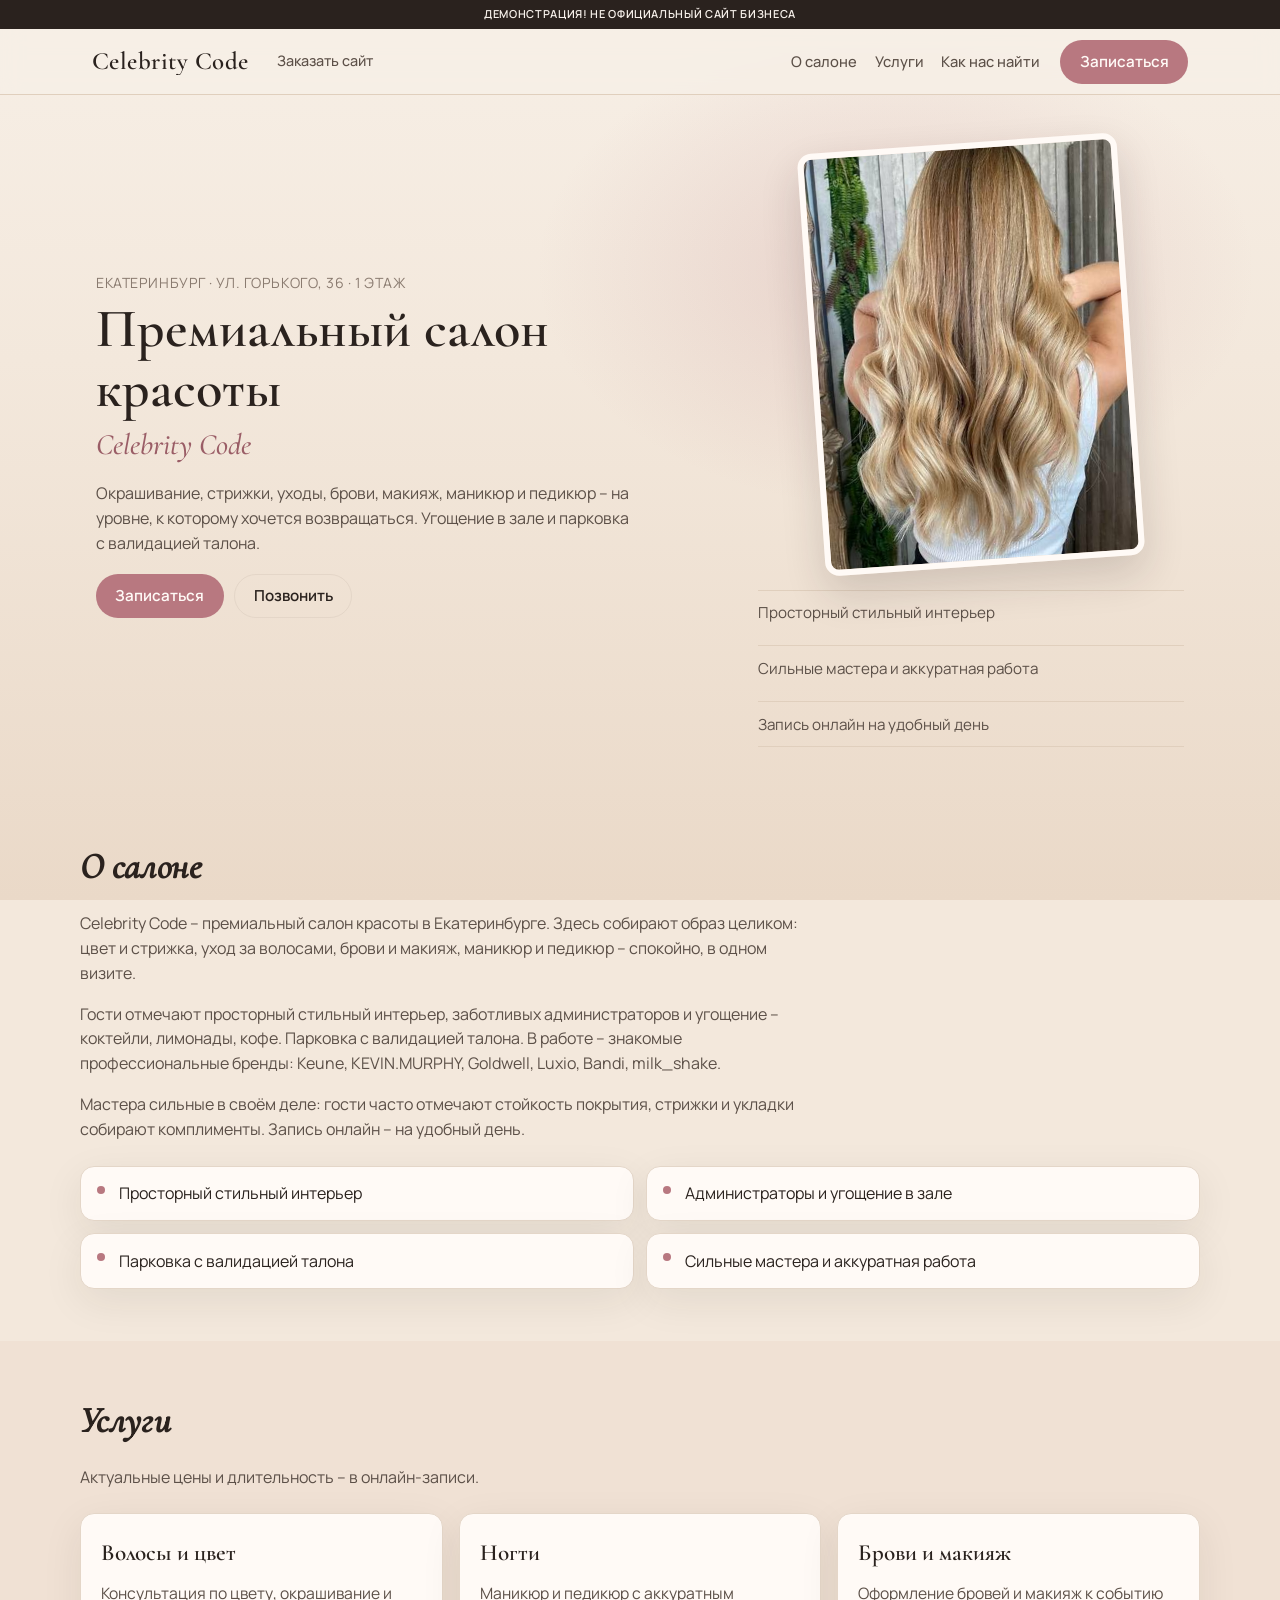
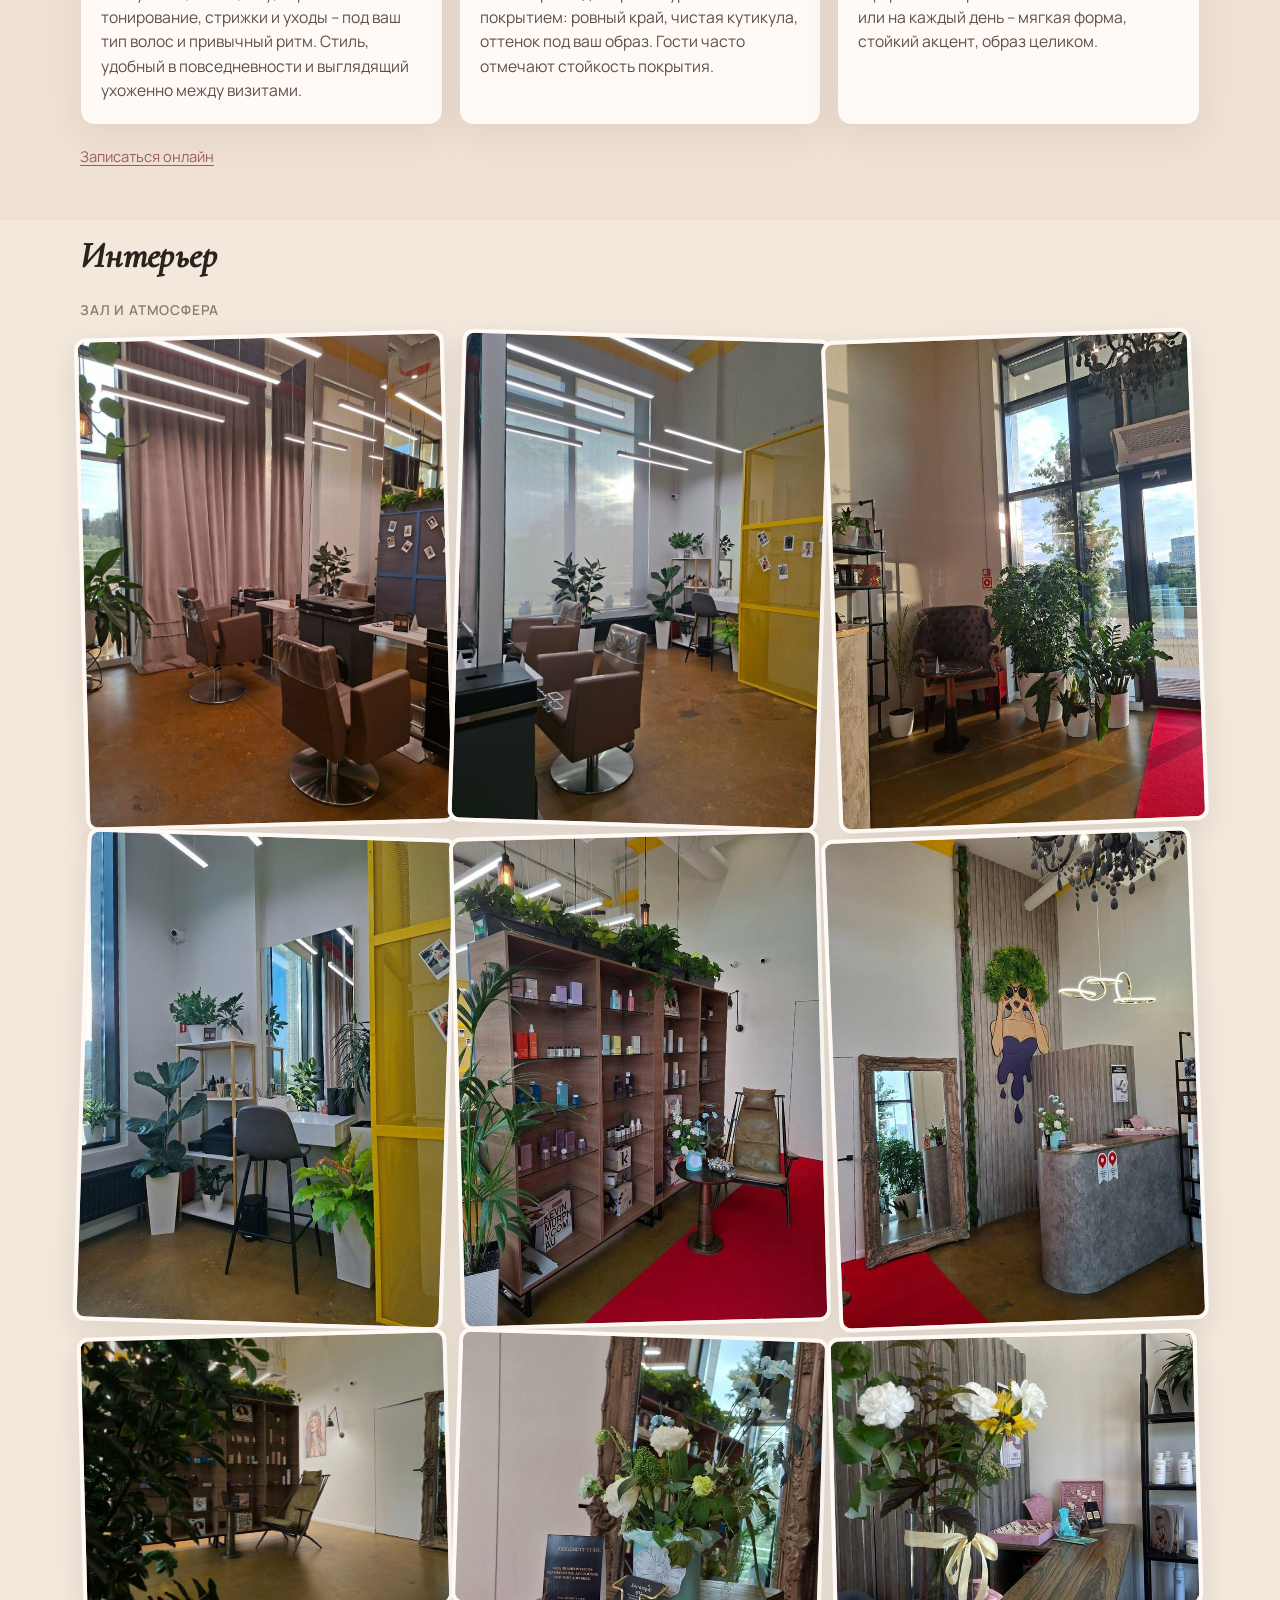
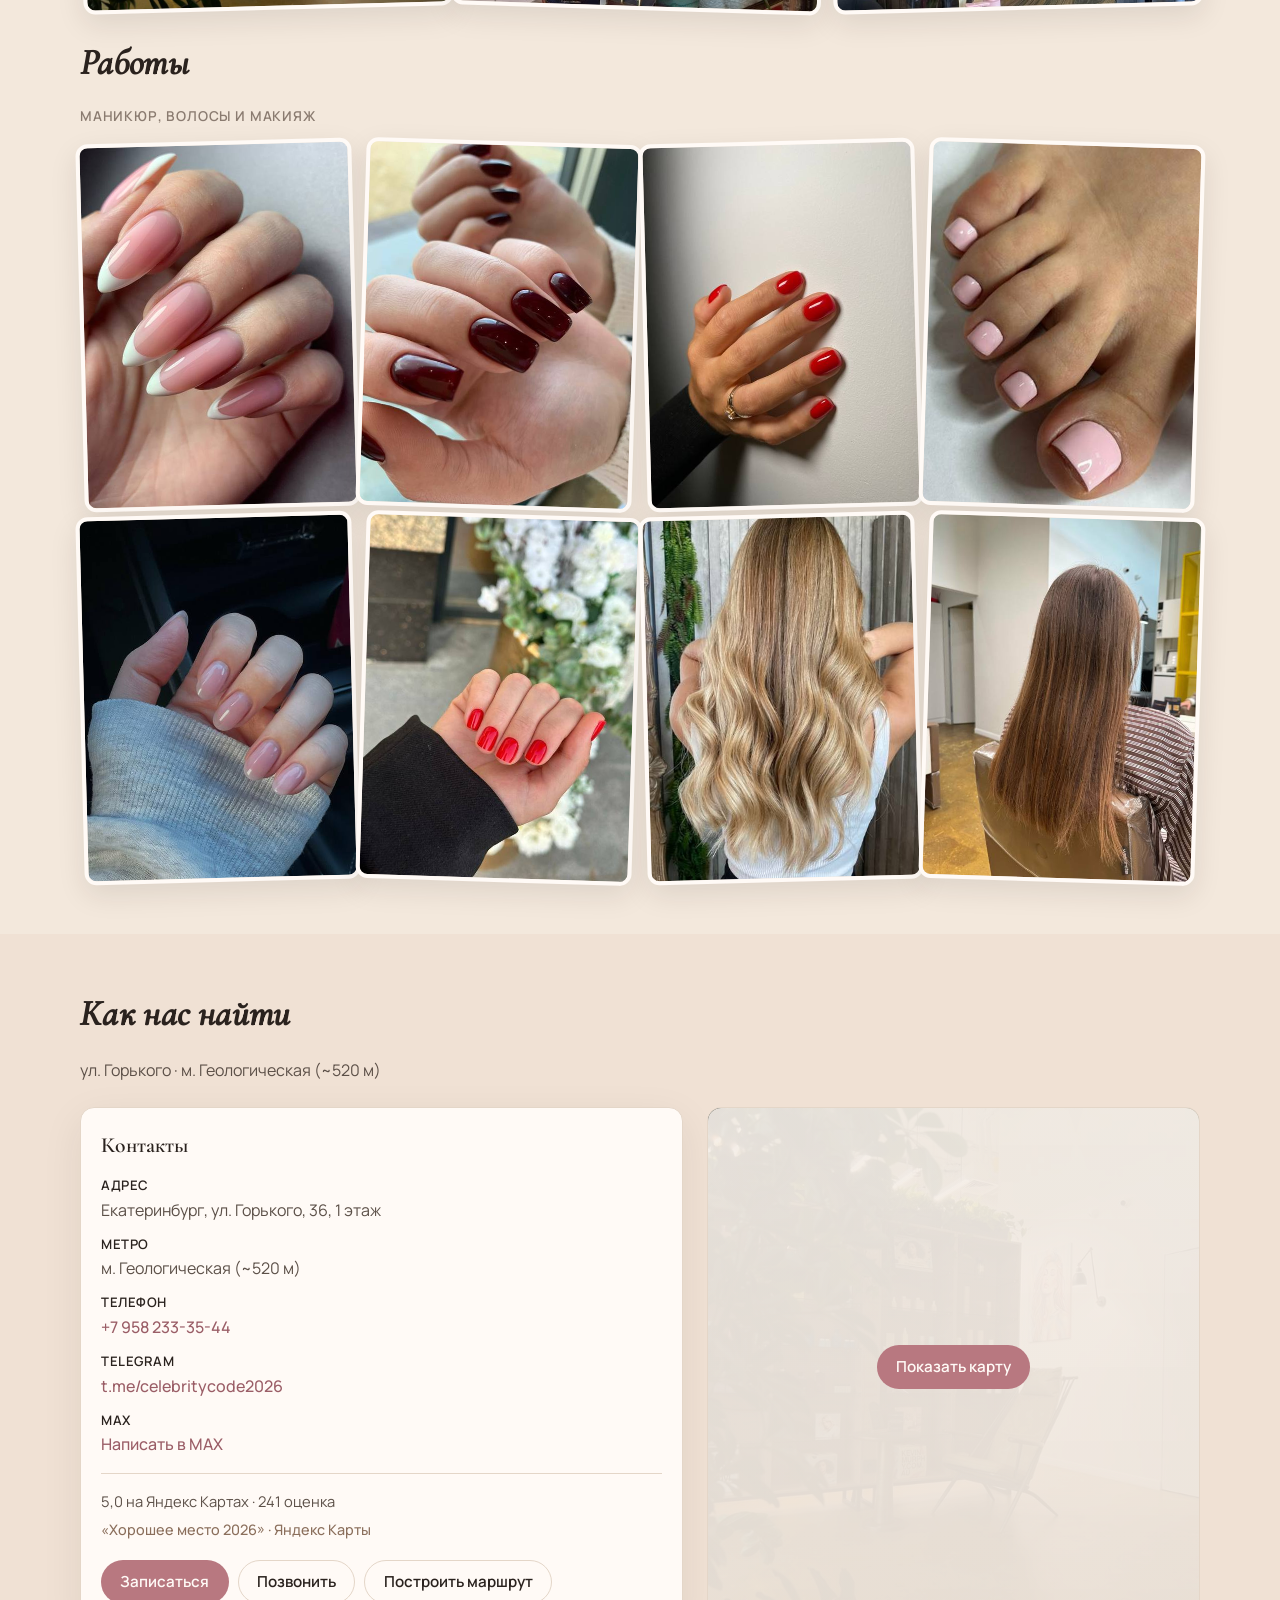
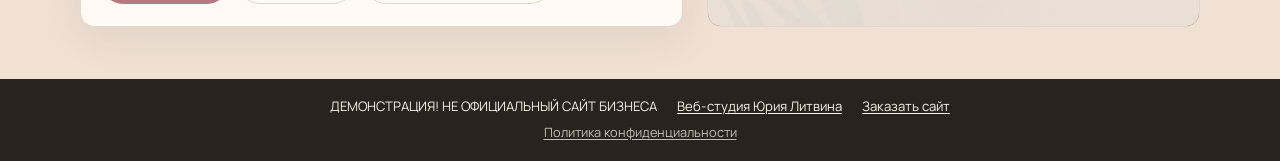
<file: v3/index.html>
<!DOCTYPE html>
<html lang="ru">
<head>
<meta charset="utf-8">
<meta name="viewport" content="width=device-width, initial-scale=1.0">
<meta name="robots" content="noindex, nofollow">
<title>Celebrity Code · Премиальный салон красоты в Екатеринбурге</title>
<meta name="description" content="Celebrity Code – премиальный салон красоты в Екатеринбурге на ул. Горького, 36. Окрашивание, стрижки, уходы, брови, макияж, маникюр и педикюр. Запись онлайн.">
<meta name="theme-color" content="#b87880">
<link rel="icon" sizes="any" href="../logos/favicon.ico">
<link rel="icon" type="image/png" sizes="32x32" href="../logos/favicon-32x32.png">
<link rel="apple-touch-icon" sizes="180x180" href="../logos/apple-touch-icon.png">
<link rel="preload" href="../fonts/cormorant-garamond-600-cyrillic.woff2" as="font" type="font/woff2" crossorigin>
<link rel="preload" href="../fonts/cormorant-garamond-500-italic-cyrillic.woff2" as="font" type="font/woff2" crossorigin>
<link rel="stylesheet" href="../css/fonts.css">
<link rel="stylesheet" href="styles.css">
</head>
<body>
<div class="demo-strip" role="note">
  <div class="demo-strip__inner">
    <span class="demo-strip__label">ДЕМОНСТРАЦИЯ! НЕ ОФИЦИАЛЬНЫЙ САЙТ БИЗНЕСА</span>
  </div>
</div>
<header class="site-header">
  <div class="header-bar">
    <a class="signboard" href="../">Celebrity Code</a>
    <a class="order-link" href="https://litviniuv.ru/webstudio/order/?c=h4xt">Заказать сайт</a>
    <ul class="nav-desktop">
      <li><a href="#about">О салоне</a></li>
      <li><a href="#services">Услуги</a></li>
      <li><a href="#contacts">Как нас найти</a></li>
    </ul>
    <a class="btn btn--accent header-cta" href="https://n941778.yclients.com/company/560868/" target="_blank" rel="noopener noreferrer">Записаться</a>
    <button class="menu-toggle" id="menu-toggle" type="button" aria-expanded="false" aria-controls="nav-panel" aria-label="Открыть меню">
      <span class="menu-toggle__bars" aria-hidden="true"></span>
    </button>
  </div>
</header>
<nav class="nav-panel" id="nav-panel" aria-label="Мобильное меню">
  <ul class="nav-panel__list">
    <li><a href="#about">О салоне</a></li>
    <li><a href="#services">Услуги</a></li>
    <li><a href="#contacts">Как нас найти</a></li>
    <li><a href="https://litviniuv.ru/webstudio/order/?c=h4xt">Заказать сайт</a></li>
  </ul>
  <div class="nav-panel__meta">
    <p>Екатеринбург, ул. Горького, 36, 1 этаж</p>
    <p><a href="tel:+79582333544">+7 958 233-35-44</a></p>
  </div>
</nav>
<main>
  <section class="hero-v3" aria-label="Первый экран">
    <div class="hero-v3__copy">
      <p class="hero-v3__brow">Екатеринбург · ул. Горького, 36 · 1 этаж</p>
      <h1 class="hero-v3__service">Премиальный салон красоты</h1>
      <p class="hero-v3__hand">Celebrity Code</p>
      <p class="hero-v3__line">Окрашивание, стрижки, уходы, брови, макияж, маникюр и педикюр – на уровне, к которому хочется возвращаться. Угощение в зале и парковка с валидацией талона.</p>
      <div class="hero__actions">
        <a class="btn btn--accent" href="https://n941778.yclients.com/company/560868/" target="_blank" rel="noopener noreferrer">Записаться</a>
        <a class="btn btn--ghost" href="tel:+79582333544">Позвонить</a>
      </div>
    </div>
    <div class="hero-v3__photo">
      <img src="../images/work-07.jpg" alt="Светлые волны – работа салона" width="393" height="700">
    </div>
    <ul class="hero-v3__facts">
      <li>Просторный стильный интерьер</li>
      <li>Сильные мастера и аккуратная работа</li>
      <li>Запись онлайн на удобный день</li>
    </ul>
  </section>
<section class="section" id="about">
    <div class="section__inner">
      <h2 class="section__title">О салоне</h2>
      <div class="prose">
        <p>Celebrity Code – премиальный салон красоты в Екатеринбурге. Здесь собирают образ целиком: цвет и стрижка, уход за волосами, брови и макияж, маникюр и педикюр – спокойно, в одном визите.</p>
        <p>Гости отмечают просторный стильный интерьер, заботливых администраторов и угощение – коктейли, лимонады, кофе. Парковка с валидацией талона. В работе – знакомые профессиональные бренды: Keune, KEVIN.MURPHY, Goldwell, Luxio, Bandi, milk_shake.</p>
        <p>Мастера сильные в своём деле: гости часто отмечают стойкость покрытия, стрижки и укладки собирают комплименты. Запись онлайн – на удобный день.</p>
      </div>
      <ul class="feature-list">
        <li>Просторный стильный интерьер</li>
        <li>Администраторы и угощение в зале</li>
        <li>Парковка с валидацией талона</li>
        <li>Сильные мастера и аккуратная работа</li>
      </ul>
    </div>
  </section>

  <section class="section section--soft" id="services">
    <div class="section__inner">
      <h2 class="section__title">Услуги</h2>
      <p class="section__lead">Актуальные цены и длительность – в онлайн-записи.</p>
      <div class="services-grid">
        <article class="service-card">
          <h3>Волосы и цвет</h3>
          <p>Консультация по цвету, окрашивание и тонирование, стрижки и уходы – под ваш тип волос и привычный ритм. Стиль, удобный в повседневности и выглядящий ухоженно между визитами.</p>
        </article>
        <article class="service-card">
          <h3>Ногти</h3>
          <p>Маникюр и педикюр с аккуратным покрытием: ровный край, чистая кутикула, оттенок под ваш образ. Гости часто отмечают стойкость покрытия.</p>
        </article>
        <article class="service-card">
          <h3>Брови и макияж</h3>
          <p>Оформление бровей и макияж к событию или на каждый день – мягкая форма, стойкий акцент, образ целиком.</p>
        </article>
      </div>
      <p class="services-note"><a href="https://n941778.yclients.com/company/560868/" target="_blank" rel="noopener noreferrer">Записаться онлайн</a></p>
    </div>
  </section>

  <section class="section gallery" aria-label="Галерея">
    <div class="section__inner">
      <h2 class="section__title">Интерьер</h2>
      <div class="gallery__block">
        <p class="gallery__label">Зал и атмосфера</p>
        <div class="gallery__grid gallery__grid--interiors">
          <figure><img src="../images/interior-01.jpg" alt="Просторный зал Celebrity Code с панорамными окнами и розовыми шторами" width="960" height="1280" loading="lazy"></figure>
          <figure><img src="../images/interior-03.jpg" alt="Ряд станций с мягким светом на потолке" width="960" height="1280" loading="lazy"></figure>
          <figure><img src="../images/interior-04.jpg" alt="Зона отдыха с креслом и растениями" width="675" height="900" loading="lazy"></figure>
          <figure><img src="../images/interior-06.jpg" alt="Угловая зона у окна с барным стулом" width="675" height="900" loading="lazy"></figure>
          <figure><img src="../images/interior-07.jpg" alt="Витрина с продуктами и растениями" width="675" height="900" loading="lazy"></figure>
          <figure><img src="../images/interior-08.jpg" alt="Ресепшен с зеркалом и мягким неоном" width="675" height="900" loading="lazy"></figure>
        </div>
        <div class="gallery__grid gallery__grid--interiors-wide">
          <figure class="gallery__fig--wide"><img src="../images/interior-05.jpg" alt="Витрина с уходовой косметикой и креслом" width="900" height="675" loading="lazy"></figure>
          <figure class="gallery__fig--wide"><img src="../images/interior-09.jpg" alt="Стойка ресепшена с цветами" width="675" height="900" loading="lazy"></figure>
          <figure class="gallery__fig--wide"><img src="../images/interior-10.jpg" alt="Ресепшен с брендовой косметикой и букетом" width="675" height="900" loading="lazy"></figure>
        </div>
      </div>
      <div class="gallery__block">
        <h2 class="section__title">Работы</h2>
        <p class="gallery__label">Маникюр, волосы и макияж</p>
        <div class="gallery__grid gallery__grid--works">
          <figure><img src="../images/work-01.jpg" alt="Нюдовый френч на миндалевидной форме" width="700" height="700" loading="lazy"></figure>
          <figure><img src="../images/work-02.jpg" alt="Бордовый глянцевый маникюр" width="525" height="700" loading="lazy"></figure>
          <figure><img src="../images/work-03.jpg" alt="Красный маникюр" width="525" height="700" loading="lazy"></figure>
          <figure><img src="../images/work-04.jpg" alt="Розовый педикюр" width="700" height="525" loading="lazy"></figure>
          <figure><img src="../images/work-05.jpg" alt="Нюдовый маникюр" width="525" height="700" loading="lazy"></figure>
          <figure><img src="../images/work-06.jpg" alt="Красный маникюр с цветочным акцентом" width="525" height="700" loading="lazy"></figure>
          <figure><img src="../images/work-07.jpg" alt="Длинные светлые волны" width="393" height="700" loading="lazy"></figure>
          <figure><img src="../images/work-08.jpg" alt="Прямые каштановые волосы" width="525" height="700" loading="lazy"></figure>
        </div>
      </div>
    </div>
  </section>

  <section class="section section--soft" id="contacts">
    <div class="section__inner">
      <h2 class="section__title">Как нас найти</h2>
      <p class="section__lead">ул. Горького · м. Геологическая (~520 м)</p>
      <div class="contacts-grid">
        <div class="contacts-card">
          <h3>Контакты</h3>
          <ul class="contacts-list">
            <li><strong>Адрес</strong> Екатеринбург, ул. Горького, 36, 1 этаж</li>
            <li><strong>Метро</strong> м. Геологическая (~520 м)</li>
            <li><strong>Телефон</strong> <a href="tel:+79582333544">+7 958 233-35-44</a></li>
            <li><strong>Telegram</strong> <a href="https://t.me/celebritycode2026" target="_blank" rel="noopener noreferrer">t.me/celebritycode2026</a></li>
            <li><strong>MAX</strong> <a href="https://max.ru/u/f9LHodD0cOIdNxiGwpYgcu-uURk3g34Nb84Rll1ooj0iKbLp18bZekfVQBA" target="_blank" rel="noopener noreferrer">Написать в MAX</a></li>
          </ul>
          <p class="rating-line">5,0 на Яндекс Картах · 241 оценка</p>
          <p class="award-line">«Хорошее место 2026» · Яндекс Карты</p>
          <div class="contacts-actions">
            <a class="btn btn--accent" href="https://n941778.yclients.com/company/560868/" target="_blank" rel="noopener noreferrer">Записаться</a>
            <a class="btn btn--ghost" href="tel:+79582333544">Позвонить</a>
            <a class="btn btn--ghost" href="https://yandex.ru/maps/org/celebrity_code/54910618057/" target="_blank" rel="noopener noreferrer">Построить маршрут</a>
          </div>
        </div>
        <div class="map-wrap" id="map-wrap" data-map-src="https://yandex.ru/map-widget/v1/?ll=60.6073%2C56.8293&amp;z=17&amp;pt=60.6073,56.8293&amp;l=map">
          <div class="map-placeholder">
            <button class="btn btn--accent" id="show-map" type="button">Показать карту</button>
          </div>
        </div>
      </div>
    </div>
  </section>
</main>
<footer class="site-footer">
  <div class="site-footer__inner">
    <span>ДЕМОНСТРАЦИЯ! НЕ ОФИЦИАЛЬНЫЙ САЙТ БИЗНЕСА</span>
    <a href="https://litviniuv.ru/webstudio/">Веб-студия Юрия Литвина</a>
    <a href="https://litviniuv.ru/webstudio/order/?c=h4xt">Заказать сайт</a>
  </div>
  <div class="footer-privacy"><a href="../privacy/">Политика конфиденциальности</a></div>
</footer>
<script src="../js/main.js" defer></script>
<script src="main.js" defer></script>
</body>
</html>
</file>
<file: css/fonts.css>
@font-face {
  font-family: 'Cormorant Garamond';
  font-style: italic;
  font-weight: 500;
  font-display: swap;
  src: url('../fonts/cormorant-garamond-500-italic-cyrillic.woff2') format('woff2');
  unicode-range: U+0301, U+0400-045F, U+0490-0491, U+04B0-04B1, U+2116;
}
@font-face {
  font-family: 'Cormorant Garamond';
  font-style: italic;
  font-weight: 500;
  font-display: swap;
  src: url('../fonts/cormorant-garamond-500-italic-latin-ext.woff2') format('woff2');
  unicode-range: U+0100-02BA, U+02BD-02C5, U+02C7-02CC, U+02CE-02D7, U+02DD-02FF, U+0304, U+0308, U+0329, U+1D00-1DBF, U+1E00-1E9F, U+1EF2-1EFF, U+2020, U+20A0-20AB, U+20AD-20C4, U+2113, U+2C60-2C7F, U+A720-A7FF;
}
@font-face {
  font-family: 'Cormorant Garamond';
  font-style: italic;
  font-weight: 500;
  font-display: swap;
  src: url('../fonts/cormorant-garamond-500-italic-latin.woff2') format('woff2');
  unicode-range: U+0000-00FF, U+0131, U+0152-0153, U+02BB-02BC, U+02C6, U+02DA, U+02DC, U+0304, U+0308, U+0329, U+2000-206F, U+20AC, U+2122, U+2191, U+2193, U+2212, U+2215, U+FEFF, U+FFFD;
}
@font-face {
  font-family: 'Cormorant Garamond';
  font-style: normal;
  font-weight: 500;
  font-display: swap;
  src: url('../fonts/cormorant-garamond-500-cyrillic.woff2') format('woff2');
  unicode-range: U+0301, U+0400-045F, U+0490-0491, U+04B0-04B1, U+2116;
}
@font-face {
  font-family: 'Cormorant Garamond';
  font-style: normal;
  font-weight: 500;
  font-display: swap;
  src: url('../fonts/cormorant-garamond-500-latin-ext.woff2') format('woff2');
  unicode-range: U+0100-02BA, U+02BD-02C5, U+02C7-02CC, U+02CE-02D7, U+02DD-02FF, U+0304, U+0308, U+0329, U+1D00-1DBF, U+1E00-1E9F, U+1EF2-1EFF, U+2020, U+20A0-20AB, U+20AD-20C4, U+2113, U+2C60-2C7F, U+A720-A7FF;
}
@font-face {
  font-family: 'Cormorant Garamond';
  font-style: normal;
  font-weight: 500;
  font-display: swap;
  src: url('../fonts/cormorant-garamond-500-latin.woff2') format('woff2');
  unicode-range: U+0000-00FF, U+0131, U+0152-0153, U+02BB-02BC, U+02C6, U+02DA, U+02DC, U+0304, U+0308, U+0329, U+2000-206F, U+20AC, U+2122, U+2191, U+2193, U+2212, U+2215, U+FEFF, U+FFFD;
}
@font-face {
  font-family: 'Cormorant Garamond';
  font-style: normal;
  font-weight: 600;
  font-display: swap;
  src: url('../fonts/cormorant-garamond-600-cyrillic.woff2') format('woff2');
  unicode-range: U+0301, U+0400-045F, U+0490-0491, U+04B0-04B1, U+2116;
}
@font-face {
  font-family: 'Cormorant Garamond';
  font-style: normal;
  font-weight: 600;
  font-display: swap;
  src: url('../fonts/cormorant-garamond-600-latin-ext.woff2') format('woff2');
  unicode-range: U+0100-02BA, U+02BD-02C5, U+02C7-02CC, U+02CE-02D7, U+02DD-02FF, U+0304, U+0308, U+0329, U+1D00-1DBF, U+1E00-1E9F, U+1EF2-1EFF, U+2020, U+20A0-20AB, U+20AD-20C4, U+2113, U+2C60-2C7F, U+A720-A7FF;
}
@font-face {
  font-family: 'Cormorant Garamond';
  font-style: normal;
  font-weight: 600;
  font-display: swap;
  src: url('../fonts/cormorant-garamond-600-latin.woff2') format('woff2');
  unicode-range: U+0000-00FF, U+0131, U+0152-0153, U+02BB-02BC, U+02C6, U+02DA, U+02DC, U+0304, U+0308, U+0329, U+2000-206F, U+20AC, U+2122, U+2191, U+2193, U+2212, U+2215, U+FEFF, U+FFFD;
}
@font-face {
  font-family: 'Manrope';
  font-style: normal;
  font-weight: 400;
  font-display: swap;
  src: url('../fonts/manrope-400-cyrillic.woff2') format('woff2');
  unicode-range: U+0301, U+0400-045F, U+0490-0491, U+04B0-04B1, U+2116;
}
@font-face {
  font-family: 'Manrope';
  font-style: normal;
  font-weight: 400;
  font-display: swap;
  src: url('../fonts/manrope-400-latin-ext.woff2') format('woff2');
  unicode-range: U+0100-02BA, U+02BD-02C5, U+02C7-02CC, U+02CE-02D7, U+02DD-02FF, U+0304, U+0308, U+0329, U+1D00-1DBF, U+1E00-1E9F, U+1EF2-1EFF, U+2020, U+20A0-20AB, U+20AD-20C4, U+2113, U+2C60-2C7F, U+A720-A7FF;
}
@font-face {
  font-family: 'Manrope';
  font-style: normal;
  font-weight: 400;
  font-display: swap;
  src: url('../fonts/manrope-400-latin.woff2') format('woff2');
  unicode-range: U+0000-00FF, U+0131, U+0152-0153, U+02BB-02BC, U+02C6, U+02DA, U+02DC, U+0304, U+0308, U+0329, U+2000-206F, U+20AC, U+2122, U+2191, U+2193, U+2212, U+2215, U+FEFF, U+FFFD;
}
@font-face {
  font-family: 'Manrope';
  font-style: normal;
  font-weight: 500;
  font-display: swap;
  src: url('../fonts/manrope-500-cyrillic.woff2') format('woff2');
  unicode-range: U+0301, U+0400-045F, U+0490-0491, U+04B0-04B1, U+2116;
}
@font-face {
  font-family: 'Manrope';
  font-style: normal;
  font-weight: 500;
  font-display: swap;
  src: url('../fonts/manrope-500-latin-ext.woff2') format('woff2');
  unicode-range: U+0100-02BA, U+02BD-02C5, U+02C7-02CC, U+02CE-02D7, U+02DD-02FF, U+0304, U+0308, U+0329, U+1D00-1DBF, U+1E00-1E9F, U+1EF2-1EFF, U+2020, U+20A0-20AB, U+20AD-20C4, U+2113, U+2C60-2C7F, U+A720-A7FF;
}
@font-face {
  font-family: 'Manrope';
  font-style: normal;
  font-weight: 500;
  font-display: swap;
  src: url('../fonts/manrope-500-latin.woff2') format('woff2');
  unicode-range: U+0000-00FF, U+0131, U+0152-0153, U+02BB-02BC, U+02C6, U+02DA, U+02DC, U+0304, U+0308, U+0329, U+2000-206F, U+20AC, U+2122, U+2191, U+2193, U+2212, U+2215, U+FEFF, U+FFFD;
}
@font-face {
  font-family: 'Manrope';
  font-style: normal;
  font-weight: 600;
  font-display: swap;
  src: url('../fonts/manrope-600-cyrillic.woff2') format('woff2');
  unicode-range: U+0301, U+0400-045F, U+0490-0491, U+04B0-04B1, U+2116;
}
@font-face {
  font-family: 'Manrope';
  font-style: normal;
  font-weight: 600;
  font-display: swap;
  src: url('../fonts/manrope-600-latin-ext.woff2') format('woff2');
  unicode-range: U+0100-02BA, U+02BD-02C5, U+02C7-02CC, U+02CE-02D7, U+02DD-02FF, U+0304, U+0308, U+0329, U+1D00-1DBF, U+1E00-1E9F, U+1EF2-1EFF, U+2020, U+20A0-20AB, U+20AD-20C4, U+2113, U+2C60-2C7F, U+A720-A7FF;
}
@font-face {
  font-family: 'Manrope';
  font-style: normal;
  font-weight: 600;
  font-display: swap;
  src: url('../fonts/manrope-600-latin.woff2') format('woff2');
  unicode-range: U+0000-00FF, U+0131, U+0152-0153, U+02BB-02BC, U+02C6, U+02DA, U+02DC, U+0304, U+0308, U+0329, U+2000-206F, U+20AC, U+2122, U+2191, U+2193, U+2212, U+2215, U+FEFF, U+FFFD;
}
</file>
<file: styles.css>
/* Root home = v3 · exp_prompts #8 Handwritten name over the service */
@import url("css/styles.css");

:root {
  --board: #f3e8dc;
  --board-deep: #e8d5c4;
  --ink: #2a221e;
  --spot: rgba(184, 120, 128, 0.22);
}

html, body {
  background: var(--board);
  color: var(--ink);
}
body {
  background-image:
    radial-gradient(600px 400px at var(--spot-x, 70%) var(--spot-y, 30%), var(--spot), transparent 60%),
    linear-gradient(180deg, #f7efe6 0%, #f3e8dc 40%, #ead9c8 100%);
  background-attachment: fixed;
}

.site-header {
  background: rgba(247, 239, 230, 0.9);
  border-bottom-color: #e0cfbd;
}
.nav-panel { background: var(--board); }

.hero-v3 {
  max-width: var(--max);
  margin: 0 auto;
  padding: 2.25rem 1rem 2.5rem;
  display: grid;
  gap: 1.5rem;
}
.hero-v3__brow {
  margin: 0;
  font-size: 0.88rem;
  letter-spacing: 0.04em;
  color: var(--muted);
  text-transform: uppercase;
}
.hero-v3__service {
  font-family: var(--font-display);
  font-weight: 600;
  font-size: clamp(2.1rem, 6vw, 3.4rem);
  line-height: 1.1;
  margin: 0.35rem 0 0.15rem;
}
.hero-v3__hand {
  font-family: var(--font-display);
  font-style: italic;
  font-weight: 500;
  font-size: clamp(1.35rem, 3.5vw, 1.85rem);
  color: var(--rose-deep);
  margin: 0 0 0.85rem;
}
.hero-v3__line {
  margin: 0 0 1.15rem;
  max-width: 34rem;
  color: var(--ink-soft);
}
.hero-v3__photo {
  justify-self: center;
  width: min(280px, 70vw);
  transform: rotate(-4deg);
  border-radius: 14px;
  overflow: hidden;
  box-shadow: 0 18px 40px rgba(42, 34, 30, 0.16);
  border: 6px solid #fffaf6;
  transition: transform 0.25s var(--ease);
}
.hero-v3__photo img {
  width: 100%;
  aspect-ratio: 3 / 4;
  object-fit: cover;
}
.hero-v3__facts {
  display: grid;
  gap: 0.65rem;
  margin: 0;
  padding: 0;
  list-style: none;
  max-width: 36rem;
}
.hero-v3__facts li {
  padding: 0.65rem 0;
  border-top: 1px solid #e0cfbd;
  color: var(--ink-soft);
  font-size: 0.95rem;
}
.hero-v3__facts li:last-child { border-bottom: 1px solid #e0cfbd; }

.section--soft { background: rgba(232, 213, 196, 0.35); }
.section__title {
  font-style: italic;
  font-family: var(--font-display);
}
.gallery__grid figure {
  transform: rotate(-1.5deg);
  border: 4px solid #fffaf6;
  box-shadow: 0 10px 28px rgba(42, 34, 30, 0.1);
}
.gallery__grid figure:nth-child(even) { transform: rotate(1.8deg); }
.gallery__grid--interiors figure:nth-child(3n) { transform: rotate(-2.2deg); }

@media (min-width: 800px) {
  .hero-v3 {
    grid-template-columns: 1.2fr 0.8fr;
    align-items: center;
    padding-top: 3rem;
  }
  .hero-v3__copy { grid-column: 1; grid-row: 1 / span 2; }
  .hero-v3__photo {
    grid-column: 2;
    grid-row: 1;
    width: min(320px, 100%);
  }
  .hero-v3__facts {
    grid-column: 2;
    grid-row: 2;
  }
}
@media (prefers-reduced-motion: reduce) {
  .hero-v3__photo { transition: none; }
}
</file>
<file: css/styles.css>
/* Celebrity Code · demo C2 · Fork B warm premium */
:root {
  --bg: #f7f1eb;
  --bg-soft: #efe6dd;
  --surface: #fffaf6;
  --ink: #2a221e;
  --ink-soft: #5c5048;
  --muted: #8a7b70;
  --line: #e4d6c8;
  --rose: #b87880;
  --rose-deep: #9a5d66;
  --wood: #8b6f5c;
  --accent: #b87880;
  --accent-ink: #fffaf6;
  --shadow: 0 12px 40px rgba(42, 34, 30, 0.08);
  --radius: 14px;
  --font-display: "Cormorant Garamond", "Times New Roman", serif;
  --font-body: Manrope, system-ui, sans-serif;
  --demo-h: 36px;
  --header-h: 64px;
  --max: 1120px;
  --ease: cubic-bezier(0.22, 1, 0.36, 1);
}

*, *::before, *::after { box-sizing: border-box; }
html {
  scroll-behavior: smooth;
  scroll-padding-top: calc(var(--demo-h) + var(--header-h) + 12px);
  -webkit-text-size-adjust: 100%;
}
html.nav-open { overflow: hidden; }
body {
  margin: 0;
  font-family: var(--font-body);
  font-weight: 400;
  color: var(--ink);
  background: var(--bg);
  line-height: 1.55;
  min-height: 100%;
  /* no overflow-x:hidden — clips fixed children */
}
img { max-width: 100%; height: auto; display: block; }
a { color: var(--rose-deep); text-decoration-thickness: 1px; text-underline-offset: 0.18em; }
a:hover { color: var(--ink); }
:focus { outline: none; }
:focus-visible {
  outline: 2px solid var(--rose);
  outline-offset: 3px;
}

.demo-strip {
  position: sticky;
  top: 0;
  z-index: 60;
  background: #2a221e;
  color: #f7f1eb;
  font-size: 11px;
  letter-spacing: 0.06em;
  text-align: center;
  padding: 0.45rem 0.75rem;
  line-height: 1.35;
}
.demo-strip__inner {
  max-width: var(--max);
  margin: 0 auto;
  display: flex;
  flex-wrap: wrap;
  gap: 0.5rem 1rem;
  align-items: center;
  justify-content: center;
}
.demo-strip__label { font-weight: 600; text-transform: uppercase; }

.site-header {
  position: sticky;
  top: var(--demo-h);
  z-index: 50;
  background: rgba(247, 241, 235, 0.92);
  backdrop-filter: blur(10px);
  border-bottom: 1px solid var(--line);
}
.header-bar {
  max-width: var(--max);
  margin: 0 auto;
  padding: 0.65rem 0.75rem;
  display: flex;
  align-items: center;
  gap: 0.5rem 0.65rem;
  min-height: var(--header-h);
  width: 100%;
  box-sizing: border-box;
}
.signboard {
  font-family: var(--font-display);
  font-weight: 600;
  font-size: clamp(1.05rem, 2.5vw, 1.55rem);
  letter-spacing: 0.02em;
  color: var(--ink);
  text-decoration: none;
  white-space: nowrap;
  line-height: 1.1;
  min-width: 0;
  flex-shrink: 1;
  overflow: hidden;
  text-overflow: ellipsis;
}
.signboard:hover { color: var(--rose-deep); }
.order-link {
  margin-left: auto;
  color: var(--ink-soft);
  text-decoration: none;
  font-size: 0.9rem;
  font-weight: 500;
  display: none;
}
.order-link:hover { color: var(--ink); }
.nav-desktop {
  display: none;
  gap: 1.1rem;
  align-items: center;
  list-style: none;
  margin: 0;
  padding: 0;
}
.nav-desktop a {
  color: var(--ink-soft);
  text-decoration: none;
  font-size: 0.92rem;
  font-weight: 500;
}
.nav-desktop a:hover { color: var(--ink); }
.btn {
  display: inline-flex;
  align-items: center;
  justify-content: center;
  gap: 0.4rem;
  min-height: 44px;
  padding: 0.55rem 1.15rem;
  border-radius: 999px;
  border: 1px solid transparent;
  font: inherit;
  font-weight: 600;
  font-size: 0.95rem;
  text-decoration: none;
  cursor: pointer;
  transition: background 0.2s var(--ease), color 0.2s var(--ease), border-color 0.2s var(--ease);
}
.btn--accent {
  background: var(--accent);
  color: var(--accent-ink);
}
.btn--accent:hover { background: var(--rose-deep); color: var(--accent-ink); }
.btn--ghost {
  background: transparent;
  border-color: var(--line);
  color: var(--ink);
}
.btn--ghost:hover { border-color: var(--rose); color: var(--rose-deep); }
.btn--light {
  background: var(--surface);
  color: var(--ink);
  border-color: rgba(255,255,255,0.4);
}
.header-cta { flex-shrink: 0; }
@media (max-width: 899px) {
  .header-cta { margin-left: auto; }
}
.menu-toggle {
  display: inline-flex;
  align-items: center;
  justify-content: center;
  width: 44px;
  height: 44px;
  border: 1px solid var(--line);
  border-radius: 12px;
  background: var(--surface);
  color: var(--ink);
  cursor: pointer;
  flex-shrink: 0;
}
.menu-toggle__bars {
  display: block;
  width: 18px;
  height: 2px;
  background: currentColor;
  position: relative;
}
.menu-toggle__bars::before,
.menu-toggle__bars::after {
  content: "";
  position: absolute;
  left: 0;
  width: 18px;
  height: 2px;
  background: currentColor;
}
.menu-toggle__bars::before { top: -6px; }
.menu-toggle__bars::after { top: 6px; }
.menu-toggle[aria-expanded="true"] .menu-toggle__bars { background: transparent; }
.menu-toggle[aria-expanded="true"] .menu-toggle__bars::before {
  top: 0; transform: rotate(45deg);
}
.menu-toggle[aria-expanded="true"] .menu-toggle__bars::after {
  top: 0; transform: rotate(-45deg);
}

.nav-panel {
  display: none;
  position: fixed;
  left: 0;
  right: 0;
  bottom: 0;
  z-index: 45;
  background: var(--bg);
  padding: 1rem 1.25rem 1.5rem;
  overflow-y: auto;
  overscroll-behavior: contain;
  -webkit-overflow-scrolling: touch;
}
html.nav-open .nav-panel { display: flex; flex-direction: column; }
.nav-panel__list {
  list-style: none;
  margin: 0;
  padding: 0;
  display: flex;
  flex-direction: column;
  gap: 0.25rem;
}
.nav-panel__list a {
  display: flex;
  align-items: center;
  min-height: 48px;
  padding: 0.5rem 0.25rem;
  color: var(--ink);
  text-decoration: none;
  font-size: 1.1rem;
  font-weight: 500;
  border-bottom: 1px solid var(--line);
}
.nav-panel__meta {
  margin-top: auto;
  padding-top: 1.5rem;
  color: var(--ink-soft);
  font-size: 0.92rem;
}
.nav-panel__meta a { color: var(--rose-deep); text-decoration: none; }

body.is-locked {
  position: fixed;
  left: 0;
  right: 0;
  width: 100%;
}

.hero {
  position: relative;
  min-height: min(78vh, 640px);
  display: grid;
  align-items: end;
  color: #fffaf6;
  isolation: isolate;
}
.hero__media {
  position: absolute;
  inset: 0;
  z-index: -1;
}
.hero__media img {
  width: 100%;
  height: 100%;
  object-fit: cover;
  object-position: center 35%;
}
.hero__media::after {
  content: "";
  position: absolute;
  inset: 0;
  background:
    linear-gradient(180deg, rgba(42,34,30,0.15) 0%, rgba(42,34,30,0.55) 55%, rgba(42,34,30,0.78) 100%);
}
.hero__inner {
  max-width: var(--max);
  margin: 0 auto;
  padding: 3.5rem 1rem 2.75rem;
  width: 100%;
}
.hero__eyebrow {
  font-size: 0.85rem;
  letter-spacing: 0.08em;
  text-transform: uppercase;
  opacity: 0.9;
  margin: 0 0 0.75rem;
}
.hero h1 {
  font-family: var(--font-display);
  font-weight: 600;
  font-size: clamp(1.9rem, 5.5vw, 3.1rem);
  line-height: 1.15;
  margin: 0 0 0.85rem;
  max-width: 16ch;
  letter-spacing: 0.01em;
}
.hero__lead {
  margin: 0 0 1.35rem;
  max-width: 38rem;
  font-size: 1.02rem;
  color: rgba(255, 250, 246, 0.92);
}
.hero__actions {
  display: flex;
  flex-wrap: wrap;
  gap: 0.65rem;
}

.section {
  padding: 3.25rem 1rem;
}
.section--soft { background: var(--bg-soft); }
.section__inner {
  max-width: var(--max);
  margin: 0 auto;
}
.section__title {
  font-family: var(--font-display);
  font-weight: 600;
  font-size: clamp(1.7rem, 3.5vw, 2.25rem);
  margin: 0 0 1rem;
  letter-spacing: 0.01em;
}
.section__lead {
  margin: 0 0 1.5rem;
  color: var(--ink-soft);
  max-width: 42rem;
}
.prose p { margin: 0 0 1rem; color: var(--ink-soft); max-width: 46rem; }
.prose p:last-child { margin-bottom: 0; }
.feature-list {
  list-style: none;
  margin: 1.5rem 0 0;
  padding: 0;
  display: grid;
  gap: 0.75rem;
}
.feature-list li {
  position: relative;
  padding: 0.9rem 1rem 0.9rem 2.4rem;
  background: var(--surface);
  border: 1px solid var(--line);
  border-radius: var(--radius);
  box-shadow: var(--shadow);
}
.feature-list li::before {
  content: "";
  position: absolute;
  left: 1rem;
  top: 1.2rem;
  width: 8px;
  height: 8px;
  border-radius: 50%;
  background: var(--rose);
}

.services-grid {
  display: grid;
  gap: 1rem;
}
.service-card {
  background: var(--surface);
  border: 1px solid var(--line);
  border-radius: var(--radius);
  padding: 1.35rem 1.25rem;
  box-shadow: var(--shadow);
}
.service-card h3 {
  font-family: var(--font-display);
  font-size: 1.45rem;
  font-weight: 600;
  margin: 0 0 0.55rem;
}
.service-card p {
  margin: 0;
  color: var(--ink-soft);
  font-size: 0.98rem;
}
.services-note {
  margin: 1.25rem 0 0;
  color: var(--muted);
  font-size: 0.92rem;
}

.gallery { padding-top: 0.5rem; }
.gallery__block { margin-bottom: 1.5rem; }
.gallery__block:last-child { margin-bottom: 0; }
.gallery__label {
  font-size: 0.85rem;
  letter-spacing: 0.06em;
  text-transform: uppercase;
  color: var(--muted);
  margin: 0 0 0.85rem;
  font-weight: 600;
}
.gallery__grid {
  display: grid;
  grid-template-columns: repeat(2, 1fr);
  gap: 0.35rem;
}
.gallery__grid--works {
  grid-template-columns: repeat(2, 1fr);
}
.gallery__grid figure {
  margin: 0;
  border-radius: 12px;
  overflow: hidden;
  background: var(--bg-soft);
  aspect-ratio: 3 / 4;
}
/* Interiors: portraits in --interiors (full rows), landscapes in --interiors-wide (always 3-col = full row) */
.gallery__grid--interiors-wide {
  margin-top: 0.5rem;
  grid-template-columns: repeat(3, 1fr);
}
.gallery__grid--interiors-wide figure,
.gallery__fig--wide {
  aspect-ratio: 4 / 3;
}
.gallery__grid img {
  width: 100%;
  height: 100%;
  object-fit: cover;
}

.contacts-grid {
  display: grid;
  gap: 1.5rem;
}
.contacts-card {
  background: var(--surface);
  border: 1px solid var(--line);
  border-radius: var(--radius);
  padding: 1.35rem 1.25rem;
  box-shadow: var(--shadow);
}
.contacts-card h3 {
  font-family: var(--font-display);
  font-size: 1.35rem;
  margin: 0 0 0.75rem;
}
.contacts-list {
  list-style: none;
  margin: 0;
  padding: 0;
  display: grid;
  gap: 0.7rem;
}
.contacts-list li { color: var(--ink-soft); }
.contacts-list strong {
  display: block;
  color: var(--ink);
  font-weight: 600;
  font-size: 0.82rem;
  letter-spacing: 0.04em;
  text-transform: uppercase;
  margin-bottom: 0.15rem;
}
.contacts-list a { text-decoration: none; color: var(--rose-deep); font-weight: 500; }
.contacts-list a:hover { color: var(--ink); }
.rating-line {
  margin: 1rem 0 0;
  padding-top: 1rem;
  border-top: 1px solid var(--line);
  color: var(--ink-soft);
  font-size: 0.92rem;
}
.award-line {
  margin: 0.4rem 0 0;
  color: var(--wood);
  font-size: 0.9rem;
  font-weight: 500;
}
.contacts-actions {
  display: flex;
  flex-wrap: wrap;
  gap: 0.55rem;
  margin-top: 1.15rem;
}
.map-wrap {
  border-radius: var(--radius);
  overflow: hidden;
  border: 1px solid var(--line);
  background: var(--bg-soft);
  min-height: 260px;
  position: relative;
}
.map-wrap iframe {
  width: 100%;
  height: 280px;
  border: 0;
  display: block;
}
.map-placeholder {
  position: absolute;
  inset: 0;
  display: flex;
  align-items: center;
  justify-content: center;
  padding: 1rem;
  text-align: center;
  background:
    linear-gradient(180deg, rgba(247,241,235,0.92), rgba(239,230,221,0.95)),
    url("../images/interior-05.jpg") center/cover;
}
.map-placeholder[hidden],
.map-wrap.is-loaded .map-placeholder { display: none; }

.site-footer {
  background: #2a221e;
  color: #f7f1eb;
  padding: 1.1rem 1rem;
  font-size: 0.82rem;
}
.site-footer__inner {
  max-width: var(--max);
  margin: 0 auto;
  display: flex;
  flex-wrap: wrap;
  gap: 0.55rem 1.25rem;
  align-items: center;
  justify-content: center;
  text-align: center;
}
.site-footer a {
  color: #f7f1eb;
  text-decoration: underline;
  text-underline-offset: 0.15em;
}
.site-footer a:hover { opacity: 0.85; }
.footer-privacy {
  max-width: var(--max);
  margin: 0.35rem auto 0;
  text-align: center;
}
.footer-privacy a {
  color: rgba(247,241,235,0.75);
  font-size: 0.8rem;
}

.shell-page {
  min-height: 60vh;
  display: grid;
  place-items: center;
  padding: 3rem 1rem;
  text-align: center;
}
.shell-page h1 {
  font-family: var(--font-display);
  font-size: 2rem;
  margin: 0 0 0.75rem;
}


@media (max-width: 399px) {
  .header-cta {
    padding-left: 0.8rem;
    padding-right: 0.8rem;
    font-size: 0.88rem;
    min-height: 40px;
  }
  .signboard {
    font-size: clamp(0.98rem, 4.2vw, 1.2rem);
  }
}
@media (min-width: 640px) {
  .gallery__grid--interiors {
    grid-template-columns: repeat(3, 1fr);
  }
  .gallery__grid--works {
    grid-template-columns: repeat(4, 1fr);
  }
  .services-grid {
    grid-template-columns: repeat(3, 1fr);
  }
  .feature-list {
    grid-template-columns: repeat(2, 1fr);
  }
}
@media (min-width: 900px) {
  .order-link { display: inline; margin-left: 0.5rem; margin-right: 0.5rem; }
  .nav-desktop { display: flex; margin-left: auto; }
  .menu-toggle { display: none; }
  .header-bar { gap: 1.25rem; }
  .contacts-grid {
    grid-template-columns: 1.1fr 0.9fr;
    align-items: stretch;
  }
  .map-wrap iframe { height: 100%; min-height: 320px; }
  .map-wrap { min-height: 320px; height: 100%; }
}
@media (prefers-reduced-motion: reduce) {
  html { scroll-behavior: auto; }
  *, *::before, *::after {
    animation-duration: 0.01ms !important;
    transition-duration: 0.01ms !important;
  }
}
</file>
<file: v2/styles.css>
/* Variant 2 · exp_prompts #7 Strong photo behind giant word */
@import url("../css/styles.css");

:root {
  --v2-ink: #fffaf6;
  --v2-muted: rgba(255, 250, 246, 0.82);
}

html, body {
  background: #1c1614;
  color: var(--v2-ink);
}

body {
  background-image: linear-gradient(180deg, rgba(28,22,20,0.35) 0%, rgba(28,22,20,0.72) 45%, rgba(28,22,20,0.88) 100%),
    url("../images/interior-02.jpg");
  background-size: cover;
  background-position: center 30%;
  background-attachment: fixed;
}

/* Mobile ≤899: rich layered brand wash — NO photo (never stretch) */
@media (max-width: 899px) {
  body {
    isolation: isolate;
    background-color: #1c1614;
    background-image:
      radial-gradient(ellipse 110% 70% at 50% -5%, rgba(255, 250, 246, 0.07) 0%, transparent 52%),
      radial-gradient(ellipse 85% 55% at -5% 28%, rgba(196, 120, 140, 0.26) 0%, transparent 58%),
      radial-gradient(ellipse 75% 50% at 105% 48%, rgba(168, 96, 118, 0.2) 0%, transparent 55%),
      radial-gradient(ellipse 90% 55% at 55% 105%, rgba(72, 48, 40, 0.55) 0%, transparent 58%),
      linear-gradient(168deg, #241c19 0%, #1c1614 42%, #140f0d 100%);
    background-size: auto;
    background-position: initial;
    background-attachment: scroll;
  }

  /* Soft mauve / warm-brown accent blobs (curtain vibe) */
  body::before {
    content: "";
    position: fixed;
    inset: -25% -15%;
    z-index: -1;
    pointer-events: none;
    background:
      radial-gradient(circle at 22% 18%, rgba(210, 140, 158, 0.38) 0%, transparent 42%),
      radial-gradient(circle at 78% 42%, rgba(150, 88, 108, 0.3) 0%, transparent 40%),
      radial-gradient(circle at 40% 78%, rgba(100, 62, 52, 0.42) 0%, transparent 44%),
      radial-gradient(circle at 88% 88%, rgba(255, 250, 246, 0.05) 0%, transparent 36%);
    filter: blur(52px);
    opacity: 0.95;
  }

  /* Subtle film grain / noise — low opacity */
  body::after {
    content: "";
    position: fixed;
    inset: 0;
    z-index: -1;
    pointer-events: none;
    opacity: 0.055;
    background-image: url("data:image/svg+xml,%3Csvg xmlns='http://www.w3.org/2000/svg' viewBox='0 0 180 180'%3E%3Cfilter id='n'%3E%3CfeTurbulence type='fractalNoise' baseFrequency='0.9' numOctaves='4' stitchTiles='stitch'/%3E%3C/filter%3E%3Crect width='100%25' height='100%25' filter='url(%23n)'/%3E%3C/svg%3E");
    background-size: 160px 160px;
    background-repeat: repeat;
    mix-blend-mode: soft-light;
  }
}


.site-header {
  background: rgba(28, 22, 20, 0.72);
  border-bottom-color: rgba(255,250,246,0.12);
}
.signboard, .order-link, .nav-desktop a { color: var(--v2-ink); }
.order-link, .nav-desktop a { color: var(--v2-muted); }
.menu-toggle {
  background: rgba(255,250,246,0.08);
  border-color: rgba(255,250,246,0.25);
  color: var(--v2-ink);
}
.nav-panel {
  background: #241c19;
  color: var(--v2-ink);
}
.nav-panel__list a {
  color: var(--v2-ink);
  border-bottom-color: rgba(255,250,246,0.12);
}
.nav-panel__meta { color: var(--v2-muted); }
.nav-panel__meta a { color: #e8b4b8; }

.hero-v2 {
  min-height: min(92vh, 760px);
  display: grid;
  align-items: end;
  position: relative;
  padding: 4rem 1rem 1.75rem;
  overflow: hidden;
  width: 100%;
  max-width: 100%;
  overflow-x: clip;
}
.hero-v2__word {
  position: absolute;
  top: 50%;
  left: 50%;
  right: auto;
  width: 100%;
  max-width: 100%;
  transform: translate(-50%, -50%);
  overflow-x: clip;
  overflow-y: visible;
  box-sizing: border-box;
  text-align: center;
  font-family: var(--font-display);
  font-weight: 600;
  font-size: clamp(3.4rem, 16vw, 11rem);
  line-height: 1.05;
  padding-block: 0.06em;
  letter-spacing: 0.02em;
  color: transparent;
  background: linear-gradient(180deg, rgba(255,250,246,0.55), rgba(255,250,246,0.12));
  -webkit-background-clip: text;
  background-clip: text;
  mix-blend-mode: soft-light;
  pointer-events: none;
  user-select: none;
  animation: word-in 1.1s var(--ease) both;
}
@keyframes word-in {
  from { letter-spacing: 0.08em; opacity: 0; filter: blur(8px); }
  to { letter-spacing: 0.02em; opacity: 1; filter: blur(0); }
}
.hero-v2__inner {
  position: relative;
  z-index: 1;
  max-width: var(--max);
  margin: 0 auto;
  width: 100%;
}
.hero-v2 h1 {
  font-family: var(--font-display);
  font-size: clamp(1.05rem, 4.6vw, 2.4rem);
  margin: 0 0 0.45rem;
  font-weight: 600;
  max-width: none;
  white-space: nowrap;
  text-shadow: 0 8px 30px rgba(0,0,0,0.35);
}
.hero-v2__lead {
  margin: 0 0 1rem;
  max-width: 34rem;
  color: var(--v2-muted);
  text-shadow: 0 4px 18px rgba(0,0,0,0.35);
}
@media (prefers-reduced-motion: reduce) {
  .hero-v2__word { animation: none; }
}

.section, .section--soft {
  background: transparent;
}
.section__inner {
  background: rgba(28, 22, 20, 0.55);
  border: 1px solid rgba(255,250,246,0.1);
  border-radius: 18px;
  padding: 1.5rem 1.15rem;
  backdrop-filter: blur(8px);
}
.section__title, .service-card h3, .contacts-card h3 { color: var(--v2-ink); }
.section__lead, .prose p, .service-card p, .services-note, .contacts-list li, .rating-line {
  color: var(--v2-muted);
}
.feature-list li, .service-card, .contacts-card {
  background: rgba(255,250,246,0.06);
  border-color: rgba(255,250,246,0.12);
  box-shadow: none;
  color: var(--v2-ink);
}
.contacts-list strong { color: rgba(255,250,246,0.7); }
.contacts-list a, .services-note a { color: #e8b4b8; }
.btn--ghost {
  border-color: rgba(255,250,246,0.28);
  color: var(--v2-ink);
}
.map-wrap {
  border-color: rgba(255,250,246,0.12);
  background: rgba(0,0,0,0.25);
}
.map-placeholder {
  background: linear-gradient(180deg, rgba(28,22,20,0.7), rgba(28,22,20,0.85)),
    url("../images/interior-05.jpg") center/cover;
}
.gallery__label { color: rgba(255,250,246,0.55); }
.gallery__grid figure {
  clip-path: circle(0% at 50% 50%);
  animation: none;
}
.gallery__grid figure.is-in {
  animation: circle-open 0.9s var(--ease) forwards;
}
@keyframes circle-open {
  from { clip-path: circle(0% at 50% 50%); }
  to { clip-path: circle(75% at 50% 50%); }
}
@media (prefers-reduced-motion: reduce) {
  .gallery__grid figure, .gallery__grid figure.is-in {
    clip-path: none;
    animation: none;
  }
}
.award-line { color: #e8b4b8; }

@media (min-width: 900px) {
  .section__inner { padding: 2rem 1.75rem; }
}
</file>
<file: v3/styles.css>
/* Variant 3 · exp_prompts #8 Handwritten name over the service */
@import url("../css/styles.css");

:root {
  --board: #f3e8dc;
  --board-deep: #e8d5c4;
  --ink: #2a221e;
  --spot: rgba(184, 120, 128, 0.22);
}

html, body {
  background: var(--board);
  color: var(--ink);
}
body {
  background-image:
    radial-gradient(600px 400px at var(--spot-x, 70%) var(--spot-y, 30%), var(--spot), transparent 60%),
    linear-gradient(180deg, #f7efe6 0%, #f3e8dc 40%, #ead9c8 100%);
  background-attachment: fixed;
}

.site-header {
  background: rgba(247, 239, 230, 0.9);
  border-bottom-color: #e0cfbd;
}
.nav-panel { background: var(--board); }

.hero-v3 {
  max-width: var(--max);
  margin: 0 auto;
  padding: 2.25rem 1rem 2.5rem;
  display: grid;
  gap: 1.5rem;
}
.hero-v3__brow {
  margin: 0;
  font-size: 0.88rem;
  letter-spacing: 0.04em;
  color: var(--muted);
  text-transform: uppercase;
}
.hero-v3__service {
  font-family: var(--font-display);
  font-weight: 600;
  font-size: clamp(2.1rem, 6vw, 3.4rem);
  line-height: 1.1;
  margin: 0.35rem 0 0.15rem;
}
.hero-v3__hand {
  font-family: var(--font-display);
  font-style: italic;
  font-weight: 500;
  font-size: clamp(1.35rem, 3.5vw, 1.85rem);
  color: var(--rose-deep);
  margin: 0 0 0.85rem;
}
.hero-v3__line {
  margin: 0 0 1.15rem;
  max-width: 34rem;
  color: var(--ink-soft);
}
.hero-v3__photo {
  justify-self: center;
  width: min(280px, 70vw);
  transform: rotate(-4deg);
  border-radius: 14px;
  overflow: hidden;
  box-shadow: 0 18px 40px rgba(42, 34, 30, 0.16);
  border: 6px solid #fffaf6;
  transition: transform 0.25s var(--ease);
}
.hero-v3__photo img {
  width: 100%;
  aspect-ratio: 3 / 4;
  object-fit: cover;
}
.hero-v3__facts {
  display: grid;
  gap: 0.65rem;
  margin: 0;
  padding: 0;
  list-style: none;
  max-width: 36rem;
}
.hero-v3__facts li {
  padding: 0.65rem 0;
  border-top: 1px solid #e0cfbd;
  color: var(--ink-soft);
  font-size: 0.95rem;
}
.hero-v3__facts li:last-child { border-bottom: 1px solid #e0cfbd; }

.section--soft { background: rgba(232, 213, 196, 0.35); }
.section__title {
  font-style: italic;
  font-family: var(--font-display);
}
.gallery__grid figure {
  transform: rotate(-1.5deg);
  border: 4px solid #fffaf6;
  box-shadow: 0 10px 28px rgba(42, 34, 30, 0.1);
}
.gallery__grid figure:nth-child(even) { transform: rotate(1.8deg); }
.gallery__grid--interiors figure:nth-child(3n) { transform: rotate(-2.2deg); }

@media (min-width: 800px) {
  .hero-v3 {
    grid-template-columns: 1.2fr 0.8fr;
    align-items: center;
    padding-top: 3rem;
  }
  .hero-v3__copy { grid-column: 1; grid-row: 1 / span 2; }
  .hero-v3__photo {
    grid-column: 2;
    grid-row: 1;
    width: min(320px, 100%);
  }
  .hero-v3__facts {
    grid-column: 2;
    grid-row: 2;
  }
}
@media (prefers-reduced-motion: reduce) {
  .hero-v3__photo { transition: none; }
}
</file>
